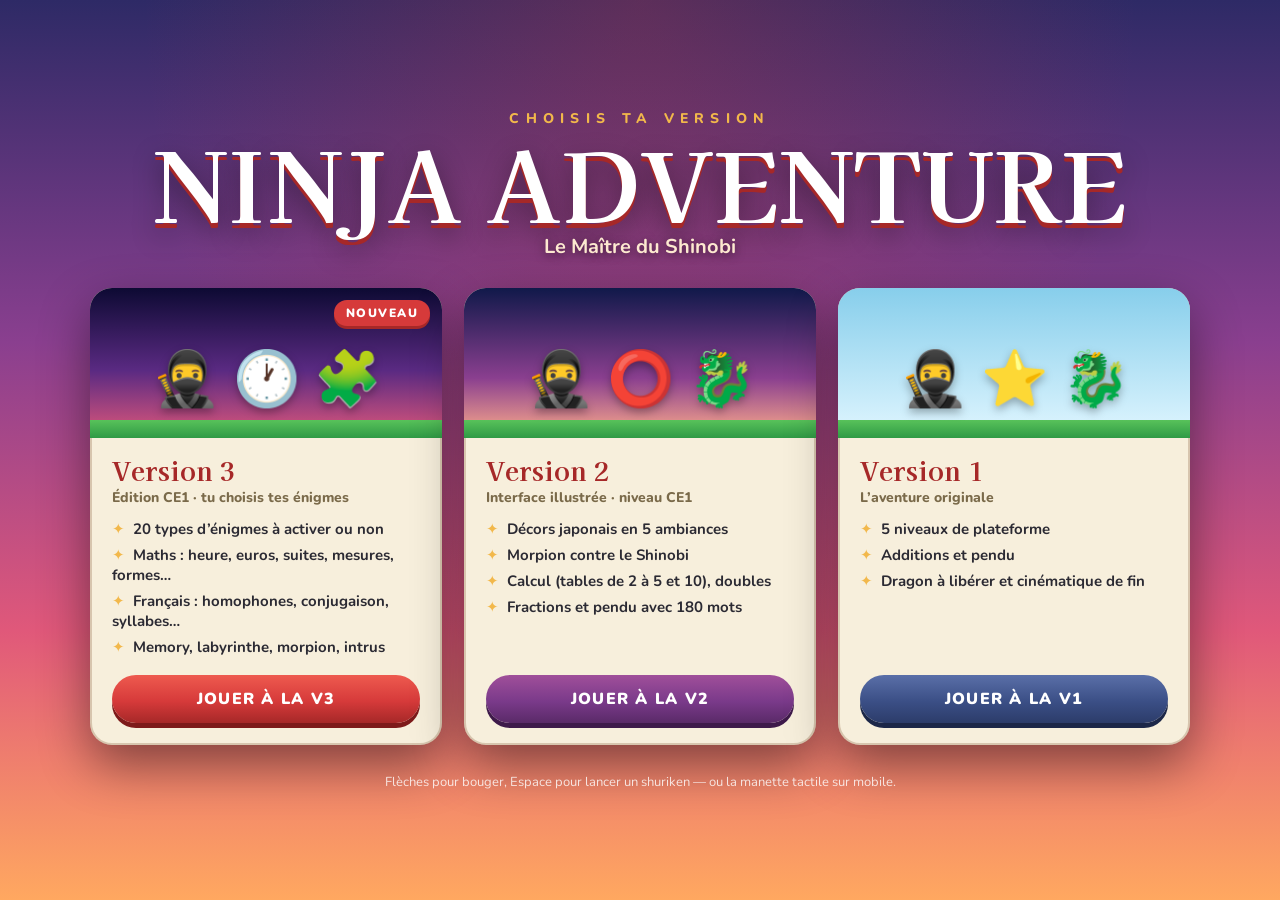
<file: index.html>
<!DOCTYPE html>
<html lang="fr">
<head>
    <meta charset="UTF-8">
    <meta name="viewport" content="width=device-width, initial-scale=1.0">
    <meta name="theme-color" content="#14161f">
    <title>Ninja Adventure — Choisis ta version</title>
    <link rel="icon" href="favicon.svg" type="image/svg+xml">
    <link rel="apple-touch-icon" href="apple-touch-icon.png">
    <link rel="preconnect" href="https://fonts.googleapis.com">
    <link rel="preconnect" href="https://fonts.gstatic.com" crossorigin>
    <link href="https://fonts.googleapis.com/css2?family=Kaisei+Decol:wght@700&family=Nunito:wght@600;700;800;900&display=swap" rel="stylesheet">
    <style>
        :root {
            --ink: #14161f; --laque: #d63a3a; --laque-d: #a62828; --gold: #f2b84b; --paper: #f7efdc; --text: #2b2a33;
            --font-title: 'Kaisei Decol', 'Hiragino Mincho ProN', 'Yu Mincho', Georgia, serif;
            --font-ui: 'Nunito', 'Avenir Next', 'Segoe UI', system-ui, -apple-system, sans-serif;
        }
        * { box-sizing: border-box; -webkit-tap-highlight-color: transparent; }
        html, body { margin: 0; min-height: 100%; }
        body {
            font-family: var(--font-ui); color: #fff; min-height: 100vh; display: flex; flex-direction: column; align-items: center; justify-content: center;
            padding: 32px 16px; background:
                radial-gradient(ellipse at 50% 0%, rgba(214, 58, 58, .28), transparent 55%),
                linear-gradient(180deg, #2e2a66 0%, #8a3f8f 38%, #e0587a 70%, #ffa860 100%);
            background-attachment: fixed;
        }
        header { text-align: center; margin-bottom: 28px; }
        .kicker { margin: 0; letter-spacing: .45em; text-transform: uppercase; font-weight: 800; color: var(--gold); font-size: clamp(11px, 2vw, 14px); }
        h1 { margin: 8px 0 6px; font: 700 clamp(44px, 11vw, 96px)/.95 var(--font-title); text-transform: uppercase; text-shadow: 0 5px 0 var(--laque-d), 0 10px 28px rgba(0, 0, 0, .45); }
        .tagline { margin: 0; font-weight: 700; font-size: clamp(15px, 2.6vw, 20px); color: #fde9d0; text-shadow: 0 2px 10px rgba(0, 0, 0, .5); }

        .versions { display: grid; grid-template-columns: repeat(auto-fit, minmax(min(260px, 100%), 1fr)); gap: 22px; width: 100%; max-width: 1100px; }
        .version {
            position: relative; display: flex; flex-direction: column; text-decoration: none; color: var(--text); border-radius: 22px; overflow: hidden;
            background: var(--paper); box-shadow: 0 20px 50px rgba(0, 0, 0, .45), inset 0 0 0 2px rgba(122, 74, 38, .25);
            transition: transform .18s, box-shadow .18s;
        }
        .version:hover, .version:focus-visible { transform: translateY(-6px); box-shadow: 0 28px 60px rgba(0, 0, 0, .55), inset 0 0 0 2px rgba(122, 74, 38, .25); outline: none; }
        .version:focus-visible { box-shadow: 0 0 0 4px var(--gold), 0 28px 60px rgba(0, 0, 0, .55); }
        .version:active { transform: translateY(-1px); }
        .art { height: 150px; display: flex; align-items: flex-end; justify-content: center; gap: 14px; padding-bottom: 14px; font-size: 54px; position: relative; overflow: hidden; }
        .art::after { content: ''; position: absolute; left: 0; right: 0; bottom: 0; height: 18px; background: linear-gradient(#58c25a, #2f9a45); }
        .art span { position: relative; z-index: 1; margin-bottom: 8px; filter: drop-shadow(0 4px 4px rgba(0, 0, 0, .3)); }
        .v3 .art { background: linear-gradient(180deg, #0d0a33, #5a2a82 55%, #e0587a); }
        .v2 .art { background: linear-gradient(180deg, #10194a, #8a3f8f 60%, #ffae8a); }
        .v1 .art { background: linear-gradient(180deg, #87ceeb, #e0f6ff); }
        .badge { position: absolute; top: 12px; right: 12px; z-index: 2; background: var(--laque); color: #fff; font-weight: 900; font-size: 12px; letter-spacing: .12em; text-transform: uppercase; padding: 5px 12px; border-radius: 999px; box-shadow: 0 3px 0 var(--laque-d); }
        .body { padding: 18px 22px 22px; display: flex; flex-direction: column; flex: 1; }
        h2 { margin: 0; font: 700 26px/1.1 var(--font-title); color: var(--laque-d); }
        .sub { margin: 4px 0 12px; font-weight: 800; font-size: 14px; color: #7a6a4a; }
        ul { margin: 0 0 18px; padding: 0; list-style: none; display: grid; gap: 6px; font-weight: 700; font-size: 15px; }
        li::before { content: '✦'; color: var(--gold); margin-right: 8px; }
        .play {
            margin-top: auto; align-self: stretch; text-align: center; padding: 13px 20px; border-radius: 999px; font-weight: 900; letter-spacing: .08em; text-transform: uppercase; color: #fff;
            background: linear-gradient(#ee5a4f, var(--laque) 55%, var(--laque-d)); box-shadow: 0 5px 0 #7d1a1a;
        }
        .v2 .play { background: linear-gradient(#a04f9a, #7a3a8a 55%, #5a2a68); box-shadow: 0 5px 0 #3e1a4a; }
        .v1 .play { background: linear-gradient(#5a6fa8, #3b4f86 55%, #2c3c6a); box-shadow: 0 5px 0 #1c2748; }
        footer { margin-top: 28px; font-size: 13px; opacity: .8; text-align: center; }

        @media (max-width: 680px) {
            .versions { max-width: 440px; }
            .art { height: 120px; font-size: 44px; }
        }
        @media (prefers-reduced-motion: reduce) { .version { transition: none; } }
    </style>
</head>
<body>
    <header>
        <p class="kicker">Choisis ta version</p>
        <h1>Ninja Adventure</h1>
        <p class="tagline">Le Maître du Shinobi</p>
    </header>

    <main class="versions">
        <a class="version v3" href="v3/">
            <span class="badge">Nouveau</span>
            <div class="art"><span>🥷</span><span>🕐</span><span>🧩</span></div>
            <div class="body">
                <h2>Version 3</h2>
                <p class="sub">Édition CE1 · tu choisis tes énigmes</p>
                <ul>
                    <li>20 types d’énigmes à activer ou non</li>
                    <li>Maths : heure, euros, suites, mesures, formes…</li>
                    <li>Français : homophones, conjugaison, syllabes…</li>
                    <li>Memory, labyrinthe, morpion, intrus</li>
                </ul>
                <span class="play">Jouer à la V3</span>
            </div>
        </a>

        <a class="version v2" href="v2/">
            <div class="art"><span>🥷</span><span>⭕</span><span>🐉</span></div>
            <div class="body">
                <h2>Version 2</h2>
                <p class="sub">Interface illustrée · niveau CE1</p>
                <ul>
                    <li>Décors japonais en 5 ambiances</li>
                    <li>Morpion contre le Shinobi</li>
                    <li>Calcul (tables de 2 à 5 et 10), doubles</li>
                    <li>Fractions et pendu avec 180 mots</li>
                </ul>
                <span class="play">Jouer à la V2</span>
            </div>
        </a>

        <a class="version v1" href="v1/">
            <div class="art"><span>🥷</span><span>⭐</span><span>🐉</span></div>
            <div class="body">
                <h2>Version 1</h2>
                <p class="sub">L’aventure originale</p>
                <ul>
                    <li>5 niveaux de plateforme</li>
                    <li>Additions et pendu</li>
                    <li>Dragon à libérer et cinématique de fin</li>
                </ul>
                <span class="play">Jouer à la V1</span>
            </div>
        </a>
    </main>

    <footer>Flèches pour bouger, Espace pour lancer un shuriken — ou la manette tactile sur mobile.</footer>
</body>
</html>
</file>
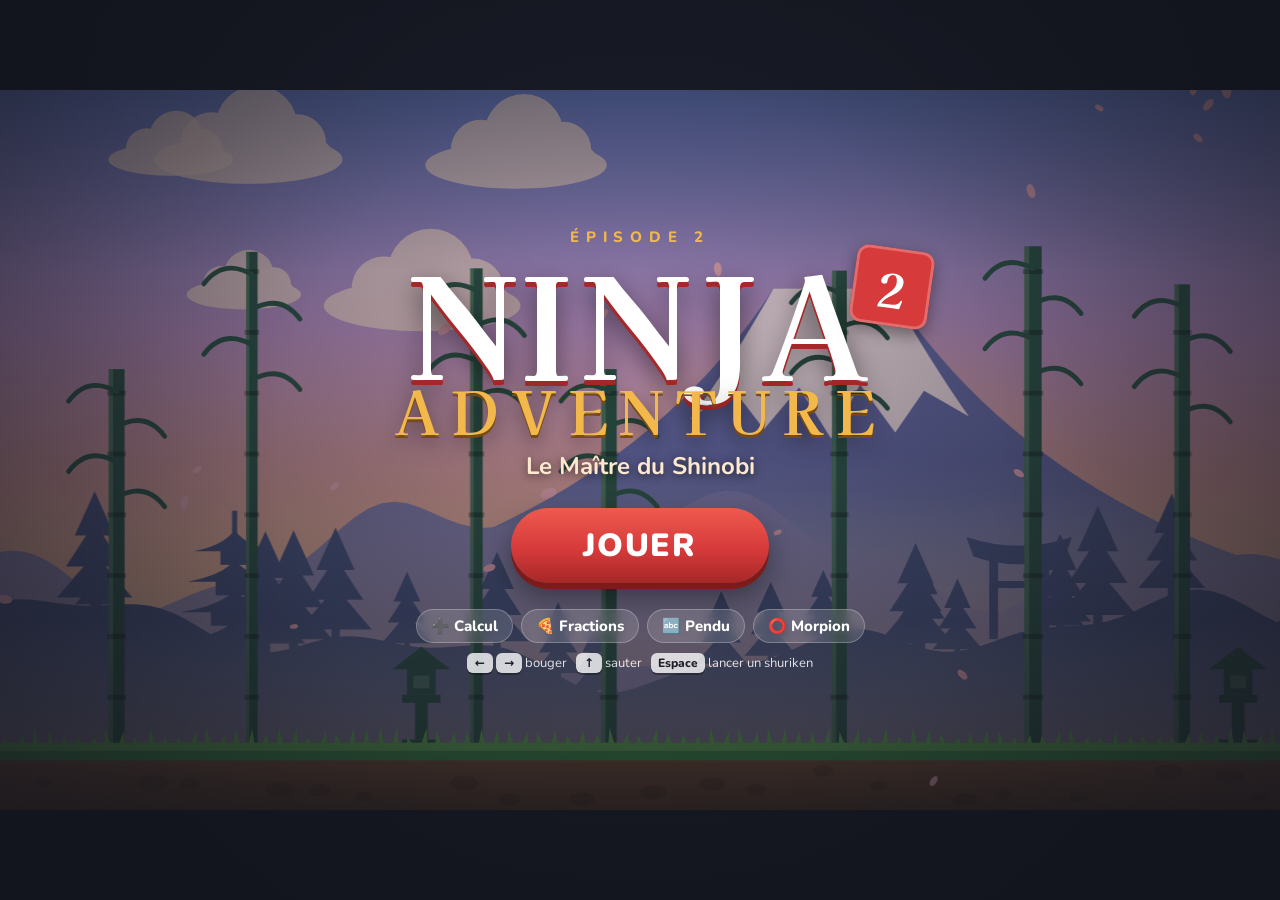
<file: v2/index.html>
<!DOCTYPE html>
<html lang="fr">
<head>
    <meta charset="UTF-8">
    <meta name="viewport" content="width=device-width, initial-scale=1.0, maximum-scale=1.0, user-scalable=no, viewport-fit=cover">
    <meta name="theme-color" content="#14161f">
    <title>Ninja Adventure 2</title>
    <link rel="icon" href="../favicon.svg" type="image/svg+xml">
    <link rel="apple-touch-icon" href="../apple-touch-icon.png">
    <link rel="preconnect" href="https://fonts.googleapis.com">
    <link rel="preconnect" href="https://fonts.gstatic.com" crossorigin>
    <link href="https://fonts.googleapis.com/css2?family=Kaisei+Decol:wght@700&family=Nunito:wght@600;700;800;900&display=swap" rel="stylesheet">
    <link rel="stylesheet" href="css/style.css?v=2.2">
</head>
<body>

<!-- Dégradés partagés par les lanternes de vie -->
<svg width="0" height="0" style="position:absolute" aria-hidden="true">
    <defs>
        <radialGradient id="lantern-grad" cx="50%" cy="40%" r="65%">
            <stop offset="0" stop-color="#ffb35c"/><stop offset="0.55" stop-color="#e5483c"/><stop offset="1" stop-color="#9c1f26"/>
        </radialGradient>
    </defs>
</svg>

<div id="game">
    <canvas id="gameCanvas"></canvas>
    <div id="flash"></div>

    <!-- Zone cadrée sur le canvas (cinématique) -->
    <div id="stage">
        <section id="final-cinematic" class="hidden">
            <div id="cine-friend-cage" class="cine-actor">
                <div id="cine-cage">⛓️</div>
                <div id="cine-friend">🥷</div>
                <span class="cine-tag">AMI</span>
            </div>
            <div id="cine-royalty" class="cine-actor">
                <div><span class="cine-tag gold">ROI</span>👑</div>
                <div><span class="cine-tag pink">REINE</span>👸</div>
            </div>
            <div id="cine-villagers" class="cine-actor">
                <div><span class="villager">👨‍🌾</span><span class="villager">👩‍🌾</span></div>
                <div><span class="villager">👨‍🎨</span><span class="villager">👩‍🍳</span></div>
            </div>
            <div id="cine-hero" class="cine-actor">🥷</div>
            <div id="cine-overlay">
                <div id="final-card" class="card">
                    <h2>Victoire totale</h2>
                    <p>Le village est en paix !</p>
                    <div id="final-gift">🎁</div>
                    <button id="btn-replay" class="btn btn-primary">Rejouer</button>
                </div>
            </div>
        </section>
    </div>

    <!-- Transition shuriken -->
    <div id="shuriken-transition">
        <svg width="100" height="100" viewBox="0 0 100 100"><path fill="#14161f" d="M50 0 L60 40 L100 50 L60 60 L50 100 L40 60 L0 50 L40 40 Z"/><circle cx="50" cy="50" r="8" fill="#fff"/></svg>
    </div>

    <!-- Écran titre -->
    <section id="start-screen" class="screen">
        <div class="title-wrap">
            <p class="kicker">Épisode 2</p>
            <h1 class="logo"><span class="logo-1">Ninja</span><span class="logo-2">Adventure</span><i class="hanko">2</i></h1>
            <p class="tagline">Le Maître du Shinobi</p>
            <button id="btn-play" class="btn btn-primary btn-xl">Jouer</button>
            <ul class="chips">
                <li>➕ Calcul</li><li>🍕 Fractions</li><li>🔤 Pendu</li><li>⭕ Morpion</li>
            </ul>
            <p class="help"><kbd>←</kbd> <kbd>→</kbd> bouger &nbsp; <kbd>↑</kbd> sauter &nbsp; <kbd>Espace</kbd> lancer un shuriken</p>
        </div>
    </section>

    <!-- HUD -->
    <header id="hud" class="hidden">
        <div class="hud-left">
            <div id="lives" class="glass" aria-label="Vies"></div>
            <div class="glass chip-level">Niveau <b id="level-val">1</b><span>/ 5</span></div>
        </div>
        <div class="hud-center glass">
            <div class="progress"><div id="score-fill"></div></div>
            <div class="progress-row"><span id="objective">Gagne 100 points pour libérer le dragon</span><b><span id="score-val">0</span> / 100</b></div>
        </div>
        <div class="hud-right">
            <button id="btn-mute" class="icon-btn glass" aria-label="Son">🔊</button>
            <button id="toggle-controls-btn" class="icon-btn glass" aria-label="Manette">🎮</button>
        </div>
    </header>

    <div id="banner"><h3 id="banner-title"></h3><p id="banner-sub"></p></div>

    <!-- Fenêtre d'énigme -->
    <div id="modal" class="screen hidden">
        <div id="modal-card" class="card scroll-card">
            <div class="card-head">
                <span id="modal-icon" class="card-icon"></span>
                <h2 id="modal-title"></h2>
                <p id="modal-sub"></p>
            </div>
            <div id="modal-body"></div>
        </div>
    </div>

    <!-- Game over -->
    <section id="gameover" class="screen hidden">
        <div class="card">
            <h2>Le ninja est tombé…</h2>
            <p>Un vrai shinobi ne renonce jamais !</p>
            <button id="btn-retry" class="btn btn-primary">Réessayer</button>
        </div>
    </section>

    <!-- Contrôles tactiles -->
    <div id="mobile-controls">
        <div class="pad-group">
            <button id="btn-left" class="pad-btn" aria-label="Gauche">◀</button>
            <button id="btn-right" class="pad-btn" aria-label="Droite">▶</button>
        </div>
        <div class="pad-group">
            <button id="btn-jump" class="pad-btn pad-round blue" aria-label="Sauter">▲</button>
            <button id="btn-shoot" class="pad-btn pad-round red" aria-label="Lancer">✴</button>
        </div>
    </div>
</div>

<script src="js/config.js?v=2.2"></script>
<script src="js/audio.js?v=2.2"></script>
<script src="js/render.js?v=2.2"></script>
<script src="js/entities.js?v=2.2"></script>
<script src="js/ui.js?v=2.2"></script>
<script src="js/puzzles/math.js?v=2.2"></script>
<script src="js/puzzles/fractions.js?v=2.2"></script>
<script src="js/puzzles/hangman.js?v=2.2"></script>
<script src="js/puzzles/tictactoe.js?v=2.2"></script>
<script src="js/puzzles/manager.js?v=2.2"></script>
<script src="js/cinematic.js?v=2.2"></script>
<script src="js/main.js?v=2.2"></script>
</body>
</html>
</file>
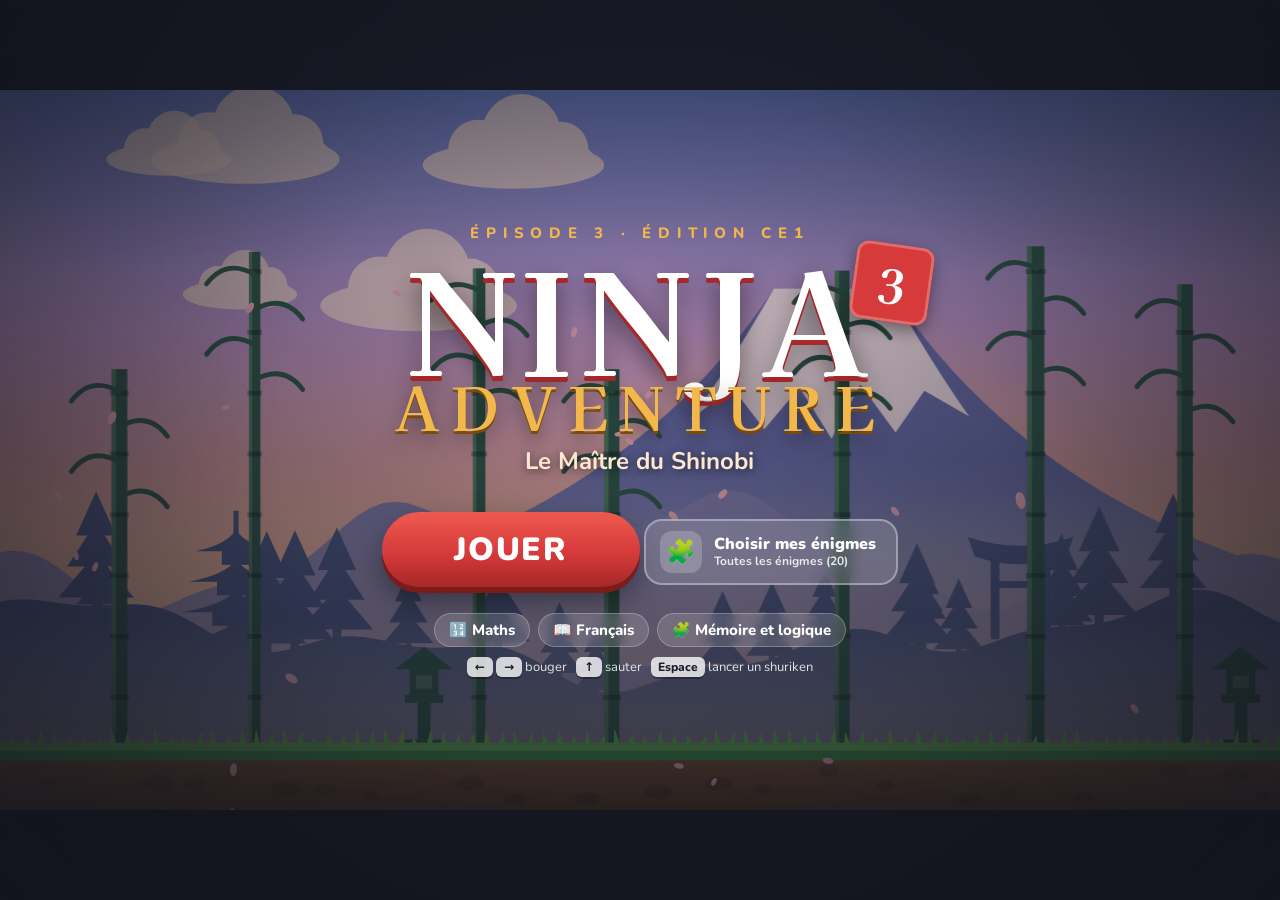
<file: v3/index.html>
<!DOCTYPE html>
<html lang="fr">
<head>
    <meta charset="UTF-8">
    <meta name="viewport" content="width=device-width, initial-scale=1.0, maximum-scale=1.0, user-scalable=no, viewport-fit=cover">
    <meta name="theme-color" content="#14161f">
    <title>Ninja Adventure 3</title>
    <link rel="icon" href="../favicon.svg" type="image/svg+xml">
    <link rel="apple-touch-icon" href="../apple-touch-icon.png">
    <link rel="preconnect" href="https://fonts.googleapis.com">
    <link rel="preconnect" href="https://fonts.gstatic.com" crossorigin>
    <link href="https://fonts.googleapis.com/css2?family=Kaisei+Decol:wght@700&family=Nunito:wght@600;700;800;900&display=swap" rel="stylesheet">
    <link rel="stylesheet" href="css/style.css?v=3.3">
</head>
<body>

<!-- Dégradés partagés par les lanternes de vie -->
<svg width="0" height="0" style="position:absolute" aria-hidden="true">
    <defs>
        <radialGradient id="lantern-grad" cx="50%" cy="40%" r="65%">
            <stop offset="0" stop-color="#ffb35c"/><stop offset="0.55" stop-color="#e5483c"/><stop offset="1" stop-color="#9c1f26"/>
        </radialGradient>
    </defs>
</svg>

<div id="game">
    <canvas id="gameCanvas"></canvas>
    <div id="flash"></div>

    <!-- Zone cadrée sur le canvas (cinématique) -->
    <div id="stage">
        <section id="final-cinematic" class="hidden">
            <div id="cine-cam"><div id="cine-world"></div><div id="cine-fx"></div></div>
            <div id="cine-tint"></div>
            <div id="cine-glow"></div>
            <div id="cine-balloon" class="hidden"><span id="cine-name"></span><div id="cine-text"></div><span id="cine-next">▶</span></div>
            <div id="cine-hint">Touche l’écran, Entrée ou Espace pour continuer</div>
            <div class="cine-bar top"></div><div class="cine-bar bottom"></div>
            <div id="cine-caption"></div>
            <button id="cine-skip" type="button">Passer ▶▶</button>
            <div id="cine-flash"></div>
            <div id="cine-fade"></div>
            <div id="cine-end">
                <div class="end-stars"></div>
                <div class="end-eyes"><i></i><i></i></div>
                <p class="end-bravo">★ Bravo, tu as terminé les 5 niveaux ! ★</p>
                <h2 class="end-title">À suivre…</h2>
                <p class="end-sub">Ninja Adventure 4</p>
                <p class="end-soon">Bientôt</p>
                <div class="end-seals" aria-label="Un sceau brisé, six sceaux encore intacts">
                    <span class="end-seal broken">封</span><span class="end-seal" style="--d:.1s">封</span><span class="end-seal" style="--d:.4s">封</span><span class="end-seal" style="--d:.7s">封</span>
                    <span class="end-seal" style="--d:1s">封</span><span class="end-seal" style="--d:1.3s">封</span><span class="end-seal" style="--d:1.6s">封</span>
                </div>
                <p class="end-line">Un sceau est brisé… Six autres attendent Kaito.</p>
                <div class="end-actions">
                    <button id="btn-replay" class="btn btn-primary">Rejouer</button>
                    <button id="btn-again" class="btn-ghost">Revoir l’histoire</button>
                </div>
            </div>
        </section>
    </div>

    <!-- Transition shuriken -->
    <div id="shuriken-transition">
        <svg width="100" height="100" viewBox="0 0 100 100"><path fill="#14161f" d="M50 0 L60 40 L100 50 L60 60 L50 100 L40 60 L0 50 L40 40 Z"/><circle cx="50" cy="50" r="8" fill="#fff"/></svg>
    </div>

    <!-- Écran titre -->
    <section id="start-screen" class="screen">
        <div class="title-wrap">
            <p class="kicker">Épisode 3 · Édition CE1</p>
            <h1 class="logo"><span class="logo-1">Ninja</span><span class="logo-2">Adventure</span><i class="hanko">3</i></h1>
            <p class="tagline">Le Maître du Shinobi</p>
            <button id="btn-play" class="btn btn-primary btn-xl">Jouer</button>
            <button id="btn-setup" class="btn-setup"><span class="btn-setup-ico">🧩</span><span class="btn-setup-txt"><b>Choisir mes énigmes</b><small id="setup-summary"></small></span></button>
            <ul class="chips">
                <li>🔢 Maths</li><li>📖 Français</li><li>🧩 Mémoire et logique</li>
            </ul>
            <p class="help"><kbd>←</kbd> <kbd>→</kbd> bouger &nbsp; <kbd>↑</kbd> sauter &nbsp; <kbd>Espace</kbd> lancer un shuriken</p>
        </div>
    </section>

    <!-- Menu de départ : choix des types d'énigmes -->
    <section id="setup-screen" class="screen scrollable hidden">
        <div class="setup-wrap">
            <h2 class="setup-title">Choisis tes énigmes</h2>
            <p class="setup-sub">Coche les types d’énigmes qui apparaîtront pendant la partie. Ton choix est mémorisé pour les prochaines parties.</p>
            <div class="setup-actions">
                <button class="btn-mini" id="setup-all">Tout cocher</button>
                <button class="btn-mini" id="setup-none">Tout décocher</button>
            </div>
            <div id="setup-groups"></div>
        </div>
        <div class="setup-foot">
            <span id="setup-count"></span>
            <button class="btn btn-primary" id="setup-done">Valider</button>
        </div>
    </section>

    <!-- HUD -->
    <header id="hud" class="hidden">
        <div class="hud-left">
            <div id="lives" class="glass" aria-label="Vies"></div>
            <div class="glass chip-level">Niveau <b id="level-val">1</b><span>/ 5</span></div>
        </div>
        <div class="hud-center glass">
            <div class="progress"><div id="score-fill"></div></div>
            <div class="progress-row"><span id="objective">Gagne 100 points pour libérer le dragon</span><b><span id="score-val">0</span> / 100</b></div>
        </div>
        <div class="hud-right">
            <button id="btn-mute" class="icon-btn glass" aria-label="Son">🔊</button>
            <button id="toggle-controls-btn" class="icon-btn glass" aria-label="Manette">🎮</button>
        </div>
    </header>

    <div id="banner"><h3 id="banner-title"></h3><p id="banner-sub"></p></div>

    <!-- Fenêtre d'énigme -->
    <div id="modal" class="screen hidden">
        <div id="modal-card" class="card scroll-card">
            <div class="card-head">
                <span id="modal-icon" class="card-icon"></span>
                <h2 id="modal-title"></h2>
                <p id="modal-sub"></p>
            </div>
            <div id="modal-body"></div>
        </div>
    </div>

    <!-- Game over -->
    <section id="gameover" class="screen hidden">
        <div class="card">
            <h2>Le ninja est tombé…</h2>
            <p>Un vrai shinobi ne renonce jamais !</p>
            <button id="btn-retry" class="btn btn-primary">Réessayer</button>
            <button id="btn-menu" class="btn-ghost dark">Menu principal</button>
        </div>
    </section>

    <!-- Contrôles tactiles -->
    <div id="mobile-controls">
        <div class="pad-group">
            <button id="btn-left" class="pad-btn" aria-label="Gauche">◀</button>
            <button id="btn-right" class="pad-btn" aria-label="Droite">▶</button>
        </div>
        <div class="pad-group">
            <button id="btn-jump" class="pad-btn pad-round blue" aria-label="Sauter">▲</button>
            <button id="btn-shoot" class="pad-btn pad-round red" aria-label="Lancer">✴</button>
        </div>
    </div>
</div>

<script src="js/config.js?v=3.3"></script>
<script src="js/audio.js?v=3.3"></script>
<script src="js/render.js?v=3.3"></script>
<script src="js/entities.js?v=3.3"></script>
<script src="js/ui.js?v=3.3"></script>
<script src="js/puzzles/common.js?v=3.3"></script>
<script src="js/puzzles/math.js?v=3.3"></script>
<script src="js/puzzles/fractions.js?v=3.3"></script>
<script src="js/puzzles/clock.js?v=3.3"></script>
<script src="js/puzzles/money.js?v=3.3"></script>
<script src="js/puzzles/sequence.js?v=3.3"></script>
<script src="js/puzzles/compare.js?v=3.3"></script>
<script src="js/puzzles/tens.js?v=3.3"></script>
<script src="js/puzzles/length.js?v=3.3"></script>
<script src="js/puzzles/shapes.js?v=3.3"></script>
<script src="js/puzzles/hangman.js?v=3.3"></script>
<script src="js/puzzles/scramble.js?v=3.3"></script>
<script src="js/puzzles/missing.js?v=3.3"></script>
<script src="js/puzzles/homophones.js?v=3.3"></script>
<script src="js/puzzles/plural.js?v=3.3"></script>
<script src="js/puzzles/conjugation.js?v=3.3"></script>
<script src="js/puzzles/syllables.js?v=3.3"></script>
<script src="js/puzzles/tictactoe.js?v=3.3"></script>
<script src="js/puzzles/memory.js?v=3.3"></script>
<script src="js/puzzles/maze.js?v=3.3"></script>
<script src="js/puzzles/odd.js?v=3.3"></script>
<script src="js/puzzles/registry.js?v=3.3"></script>
<script src="js/puzzles/manager.js?v=3.3"></script>
<script src="js/cine-art.js?v=3.3"></script>
<script src="js/cinematic.js?v=3.3"></script>
<script src="js/main.js?v=3.3"></script>
</body>
</html>
</file>
<file: v2/css/style.css>
/* ============================================================
   Ninja Adventure 2 — design system
   ============================================================ */
:root {
    --ink: #14161f;
    --ink-2: #232738;
    --laque: #d63a3a;
    --laque-d: #a62828;
    --gold: #f2b84b;
    --gold-d: #c98c1e;
    --paper: #f7efdc;
    --paper-2: #efe2c3;
    --indigo: #2f3a74;
    --green: #3fa34d;
    --text: #2b2a33;
    --font-title: 'Kaisei Decol', 'Hiragino Mincho ProN', 'Yu Mincho', Georgia, serif;
    --font-ui: 'Nunito', 'Avenir Next', 'Segoe UI', system-ui, -apple-system, sans-serif;
}

* { box-sizing: border-box; -webkit-tap-highlight-color: transparent; }
html, body {
    margin: 0; height: 100%; overflow: hidden; background: var(--ink); color: #fff;
    font-family: var(--font-ui); -webkit-user-select: none; user-select: none;
    -webkit-touch-callout: none; touch-action: none;
}
button { font-family: inherit; cursor: pointer; }
.hidden { display: none !important; }

#game {
    position: relative; width: 100vw; height: 100vh; height: 100dvh;
    display: flex; align-items: center; justify-content: center;
    background: radial-gradient(circle at 50% 40%, #232738, #0b0d14);
    overflow: hidden;
}
canvas { display: block; }

#stage {
    position: absolute; left: 50%; top: 50%; transform: translate(-50%, -50%);
    overflow: hidden; pointer-events: none; z-index: 30;
}

.screen {
    position: absolute; inset: 0; z-index: 50; display: flex; align-items: center; justify-content: center; padding: 16px;
}

/* ---------- Boutons ---------- */
.btn {
    border: 0; border-radius: 999px; padding: 14px 34px; font-weight: 900; font-size: 20px; letter-spacing: .06em;
    text-transform: uppercase; color: #fff; transition: transform .12s, box-shadow .12s, filter .12s;
}
.btn-primary {
    background: linear-gradient(#ee5a4f, var(--laque) 55%, var(--laque-d));
    box-shadow: 0 6px 0 #7d1a1a, 0 14px 30px rgba(0, 0, 0, .4);
}
.btn-primary:hover { transform: translateY(-2px); filter: brightness(1.08); }
.btn-primary:active { transform: translateY(4px); box-shadow: 0 2px 0 #7d1a1a, 0 6px 14px rgba(0, 0, 0, .4); }
.btn-xl { font-size: clamp(22px, 4vw, 32px); padding: 16px clamp(36px, 8vw, 72px); animation: pulse-btn 2s ease-in-out infinite; }

/* ---------- Écran titre ---------- */
#start-screen {
    background: radial-gradient(ellipse at 50% 45%, rgba(20, 22, 31, .15) 0%, rgba(20, 22, 31, .72) 100%),
                linear-gradient(180deg, rgba(20, 22, 31, .35), rgba(20, 22, 31, 0) 30%, rgba(20, 22, 31, .5));
}
.title-wrap { text-align: center; max-width: 760px; animation: rise .8s ease both; }
.kicker { margin: 0; letter-spacing: .45em; text-transform: uppercase; font-weight: 800; color: var(--gold); font-size: clamp(11px, 2vw, 15px); }
.logo { margin: 8px 0 6px; font-family: var(--font-title); line-height: .92; text-transform: uppercase; position: relative; display: inline-block; font-weight: 700; }
.logo-1 { display: block; font-size: clamp(56px, 14vw, 140px); color: #fff; letter-spacing: .02em; text-shadow: 0 5px 0 var(--laque-d), 0 10px 28px rgba(0, 0, 0, .55); }
.logo-2 { display: block; font-size: clamp(22px, 5.6vw, 58px); color: var(--gold); letter-spacing: .2em; text-shadow: 0 3px 0 #7a4a10, 0 8px 20px rgba(0, 0, 0, .5); }
.hanko {
    position: absolute; right: -9%; top: -4%; width: clamp(42px, 8vw, 78px); height: clamp(42px, 8vw, 78px); border-radius: 12px;
    background: var(--laque); color: #fff; font: 700 clamp(26px, 5vw, 48px)/1 var(--font-title); display: grid; place-items: center;
    transform: rotate(8deg); box-shadow: 0 6px 16px rgba(0, 0, 0, .4), inset 0 0 0 3px rgba(255, 255, 255, .25); font-style: normal; text-transform: none;
}
.tagline { margin: 6px 0 clamp(14px, 3vh, 26px); font-size: clamp(15px, 2.8vw, 24px); color: #fde9d0; text-shadow: 0 2px 10px rgba(0, 0, 0, .6); font-weight: 700; }
.chips { list-style: none; display: flex; flex-wrap: wrap; gap: 8px; justify-content: center; padding: 0; margin: clamp(14px, 3vh, 26px) 0 10px; }
.chips li { padding: 6px 14px; border-radius: 999px; font-weight: 800; font-size: clamp(12px, 2vw, 15px); background: rgba(255, 255, 255, .14); border: 1px solid rgba(255, 255, 255, .25); backdrop-filter: blur(6px); }
.help { font-size: 13px; opacity: .85; margin: 6px 0 0; }
kbd { display: inline-block; min-width: 26px; padding: 2px 7px; border-radius: 6px; background: rgba(255, 255, 255, .92); color: var(--ink); font: 800 12px var(--font-ui); box-shadow: 0 2px 0 rgba(0, 0, 0, .35); }
@media (pointer: coarse) { .help { display: none; } }

/* ---------- HUD ---------- */
.glass {
    background: rgba(20, 22, 31, .5); -webkit-backdrop-filter: blur(10px); backdrop-filter: blur(10px);
    border: 1px solid rgba(255, 255, 255, .16); border-radius: 16px; box-shadow: 0 6px 20px rgba(0, 0, 0, .25);
}
#hud {
    position: absolute; top: max(10px, env(safe-area-inset-top)); left: max(12px, env(safe-area-inset-left)); right: max(12px, env(safe-area-inset-right));
    display: flex; justify-content: space-between; align-items: flex-start; gap: 12px; z-index: 20; pointer-events: none;
}
.hud-left { display: flex; flex-direction: column; align-items: flex-start; gap: 8px; }
#lives { display: flex; gap: 6px; padding: 6px 12px; }
.life { width: 22px; height: 31px; transition: all .3s; filter: drop-shadow(0 0 6px rgba(255, 150, 60, .55)); }
.life.off { filter: grayscale(1) brightness(.45); opacity: .55; transform: scale(.82); }
.lantern { width: 100%; height: 100%; display: block; }
.chip-level { padding: 6px 14px; font-weight: 800; font-size: 14px; }
.chip-level b { font: 700 20px var(--font-title); color: var(--gold); margin: 0 3px 0 6px; }
.chip-level span { opacity: .6; }
.hud-center { flex: 1; max-width: 460px; padding: 9px 14px; min-width: 0; transition: box-shadow .4s; }
#hud.boss .hud-center { box-shadow: 0 0 0 2px var(--laque), 0 0 26px rgba(214, 58, 58, .65); }
.progress { height: 12px; border-radius: 99px; background: rgba(255, 255, 255, .16); overflow: hidden; }
#score-fill { height: 100%; width: 0; border-radius: 99px; background: linear-gradient(90deg, var(--gold), #ffdf8a); transition: width .4s; }
.progress.full #score-fill { background: linear-gradient(90deg, var(--laque), #ff8a5c); }
.progress-row { display: flex; justify-content: space-between; gap: 10px; font-size: 12px; font-weight: 700; margin-top: 6px; }
#objective { white-space: nowrap; overflow: hidden; text-overflow: ellipsis; min-width: 0; opacity: .9; }
.progress-row b { white-space: nowrap; color: var(--gold); }
.hud-right { display: flex; gap: 8px; pointer-events: auto; }
.icon-btn { width: 46px; height: 46px; font-size: 21px; color: #fff; display: grid; place-items: center; padding: 0; transition: background .2s, transform .1s; }
.icon-btn:active { transform: scale(.92); }
.icon-btn.active { background: rgba(214, 58, 58, .7); }

#banner { position: absolute; top: 24%; left: 0; right: 0; text-align: center; z-index: 25; pointer-events: none; opacity: 0; }
#banner.show { animation: banner 2.8s ease both; }
#banner h3 { margin: 0; font: 700 clamp(34px, 8vw, 68px)/1 var(--font-title); text-shadow: 0 4px 0 var(--laque-d), 0 8px 24px rgba(0, 0, 0, .55); }
#banner p { margin: 8px 0 0; color: var(--gold); letter-spacing: .25em; text-transform: uppercase; font-weight: 800; font-size: clamp(11px, 2.4vw, 17px); text-shadow: 0 2px 8px rgba(0, 0, 0, .6); }

#flash { position: absolute; inset: 0; pointer-events: none; opacity: 0; z-index: 35; }
#flash.on.red { background: radial-gradient(circle, rgba(214, 58, 58, 0) 35%, rgba(214, 58, 58, .6)); animation: flash .55s ease-out; }

/* ---------- Cartes / parchemin ---------- */
.card {
    position: relative; width: 100%; max-width: min(94vw, 460px); text-align: center; color: var(--text);
    background: linear-gradient(180deg, var(--paper), var(--paper-2)); border-radius: 18px; padding: 22px 22px 24px;
    box-shadow: 0 24px 70px rgba(0, 0, 0, .6), inset 0 0 0 2px rgba(122, 74, 38, .25), inset 0 0 44px rgba(180, 140, 80, .28);
    animation: unroll .45s cubic-bezier(.2, .9, .3, 1.15) both;
}
.card h2 { margin: 0; font: 700 26px/1.1 var(--font-title); color: var(--laque-d); }
.card p { margin: 6px 0 0; }
.scroll-card::before, .scroll-card::after {
    content: ''; position: absolute; left: -12px; right: -12px; height: 18px; border-radius: 10px;
    background: linear-gradient(180deg, #a7733f, #6b4423 60%, #4d2f17); box-shadow: 0 5px 10px rgba(0, 0, 0, .4);
}
.scroll-card::before { top: -11px; }
.scroll-card::after { bottom: -11px; }
.card.ok { box-shadow: 0 24px 70px rgba(0, 0, 0, .6), 0 0 0 4px #3fb866, 0 0 40px rgba(63, 184, 102, .65), inset 0 0 44px rgba(180, 140, 80, .28); }
.card.ko { animation: shake .45s both; box-shadow: 0 24px 70px rgba(0, 0, 0, .6), 0 0 0 4px var(--laque), 0 0 40px rgba(214, 58, 58, .6), inset 0 0 44px rgba(180, 140, 80, .28); }

#modal { background: rgba(10, 12, 22, .72); -webkit-backdrop-filter: blur(4px); backdrop-filter: blur(4px); z-index: 60; }
.card-head { margin-bottom: 10px; }
.card-icon { display: inline-grid; place-items: center; width: 52px; height: 52px; font-size: 28px; border-radius: 50%; background: #fff; box-shadow: 0 3px 0 #c9b78a, inset 0 0 0 2px rgba(122, 74, 38, .2); margin-bottom: 6px; }
#modal-sub { font-size: 14px; font-weight: 700; color: #7a6a4a; }

.question {
    font: 900 32px/1.2 var(--font-ui); margin: 12px 0; padding: 10px 12px; color: var(--ink);
    background: rgba(242, 184, 75, .2); border: 2px dashed rgba(122, 74, 38, .38); border-radius: 14px;
}
.question.small { font-size: 18px; font-weight: 800; padding: 8px 10px; }
.question .eq { color: var(--laque); }
.legend { margin-left: 8px; color: #6b5a3a; font-size: 14px; }
.legend svg { width: 22px; height: 22px; vertical-align: middle; }
.answer-box {
    height: 58px; margin: 0 auto 6px; width: 60%; display: flex; align-items: center; justify-content: center;
    font: 900 40px var(--font-ui); color: var(--laque); border-bottom: 4px solid rgba(122, 74, 38, .28);
}
.answer-box::after { content: ''; width: 3px; height: 34px; background: var(--laque); margin-left: 3px; animation: blink 1s steps(2) infinite; }
.feedback { min-height: 26px; margin: 6px 0; font-weight: 800; font-size: 17px; color: var(--ink); }
.card.ok .feedback { color: #2e8b57; }
.card.ko .feedback { color: var(--laque-d); }

.numpad { display: grid; grid-template-columns: repeat(3, 1fr); gap: 8px; }
.key {
    min-height: 54px; border: 0; border-radius: 14px; font: 900 24px var(--font-ui); color: var(--text);
    background: linear-gradient(#fff, #f1e6cc); box-shadow: 0 4px 0 #c9b78a, 0 7px 10px rgba(0, 0, 0, .14); transition: transform .08s, box-shadow .08s;
}
.key:active { transform: translateY(3px); box-shadow: 0 1px 0 #c9b78a; }
.key-del { background: linear-gradient(#ffe0dc, #f6b7b0); box-shadow: 0 4px 0 #cf8a84, 0 7px 10px rgba(0, 0, 0, .14); color: var(--laque-d); }
.key-ok { background: linear-gradient(#58c46f, #2f9a4a); box-shadow: 0 4px 0 #1f6e34, 0 7px 10px rgba(0, 0, 0, .14); color: #fff; }

.fig-wrap { display: flex; justify-content: center; margin: 8px 0 4px; }
.fig-pie { width: 150px; height: 150px; }
.fig-bar { width: 260px; height: auto; }
.choices { display: grid; grid-template-columns: 1fr 1fr; gap: 10px; margin-top: 6px; }
.choice {
    min-height: 74px; border: 0; border-radius: 16px; font-size: 28px; color: var(--ink); font-weight: 900;
    background: linear-gradient(#fff, #f1e6cc); box-shadow: 0 4px 0 #c9b78a, 0 7px 10px rgba(0, 0, 0, .14); transition: transform .08s;
}
.choice:active { transform: translateY(3px); }
.choice.right { background: linear-gradient(#7ee09a, #3fb866); color: #fff; box-shadow: 0 4px 0 #1f6e34; }
.choice.wrong { background: linear-gradient(#ff9b94, #e5534b); color: #fff; box-shadow: 0 4px 0 #8f2a25; animation: shake .4s; }
.frac { display: inline-flex; flex-direction: column; align-items: center; vertical-align: middle; line-height: 1.05; font-weight: 900; }
.frac-n { padding: 0 8px 3px; border-bottom: 3px solid currentColor; }
.frac-d { padding-top: 3px; }
.hintfrac { display: block; margin-top: 6px; font-size: 14px; font-weight: 700; color: #7a6a4a; }
.hintfrac .frac { font-size: 14px; }

/* Pendu */
.hint-line { margin: 6px 0; font-weight: 700; color: #6b5a3a; }
.hint-line b { color: var(--indigo); }
.word { display: flex; flex-wrap: wrap; justify-content: center; gap: 6px; margin: 8px 0; }
.tile {
    width: clamp(24px, 7.4vw, 36px); height: clamp(34px, 9vw, 46px); display: flex; align-items: center; justify-content: center;
    font: 900 clamp(20px, 5.6vw, 30px) var(--font-ui); color: var(--ink); background: rgba(255, 255, 255, .55);
    border-bottom: 4px solid var(--ink-2); border-radius: 8px 8px 2px 2px;
}
.tile.found { color: #2e8b57; animation: pop .3s; }
.tile.missed { color: var(--laque); }
.errors { display: flex; align-items: center; justify-content: center; gap: 5px; font-size: 13px; font-weight: 800; color: #7a6a4a; }
.errors i { width: 10px; height: 10px; border-radius: 50%; background: rgba(0, 0, 0, .15); transition: background .2s; }
.errors i.on { background: var(--laque); }
.errors span { margin-left: 6px; }
.kbd { display: flex; flex-direction: column; gap: 6px; margin-top: 4px; }
.kbd-row { display: flex; justify-content: center; gap: 5px; }
.kkey {
    flex: 0 0 calc((100% - 45px) / 10); max-width: 42px; height: clamp(34px, 9vw, 42px); border: 0; border-radius: 9px;
    font: 900 16px var(--font-ui); color: var(--text); background: linear-gradient(#fff, #f1e6cc); box-shadow: 0 3px 0 #c9b78a; padding: 0;
}
.kkey:active:not(:disabled) { transform: translateY(2px); box-shadow: 0 1px 0 #c9b78a; }
.kkey:disabled { cursor: default; }
.kkey.hit { background: linear-gradient(#7ee09a, #3fb866); color: #fff; box-shadow: 0 3px 0 #1f6e34; }
.kkey.miss { background: #d8cdb0; color: #9c8f70; box-shadow: none; opacity: .7; }

/* Morpion */
.ttt { --cell: clamp(64px, 20vw, 92px); display: grid; grid-template-columns: repeat(3, var(--cell)); gap: 8px; justify-content: center; margin: 10px 0 4px; }
.cell {
    width: var(--cell); height: var(--cell); border: 0; border-radius: 14px; padding: 8px; display: grid; place-items: center;
    background: linear-gradient(#fff, #f3e9cf); box-shadow: 0 4px 0 #c9b78a, 0 7px 10px rgba(0, 0, 0, .14);
}
.cell:not(:disabled):hover { background: linear-gradient(#fffbe8, #f7e6b4); }
.cell:disabled { cursor: default; }
.cell svg { width: 100%; height: 100%; }
.cell.pop svg { animation: pop .3s; }
.mk-o { fill: none; stroke: var(--laque); stroke-width: 13; stroke-linecap: round; }
.mk-x { fill: none; stroke: var(--indigo); stroke-width: 13; stroke-linecap: round; }
.cell.win-cell { background: linear-gradient(#e2fbe8, #a9ecbc); animation: pulse-cell .6s ease-in-out 3; }

/* Game over */
#gameover { background: rgba(10, 12, 22, .78); z-index: 70; }
#gameover p { color: #6b5a3a; font-weight: 700; margin-bottom: 18px; }
#gameover .btn { font-size: 18px; }

/* ---------- Transition shuriken ---------- */
#shuriken-transition { display: none; position: absolute; top: 50%; left: 50%; z-index: 100; pointer-events: none; }
#shuriken-transition.animate { display: block; animation: shuriken-spin-grow 1.5s ease-in-out forwards; }

/* ---------- Cinématique ---------- */
#final-cinematic { position: absolute; inset: 0; font-size: calc(var(--u) * 48); }
.cine-actor { position: absolute; bottom: 8.9%; display: flex; line-height: 1; }
#cine-friend-cage { right: 22%; flex-direction: column; align-items: center; width: calc(var(--u) * 70); }
#cine-cage { font-size: calc(var(--u) * 64); z-index: 2; transition: opacity .5s; }
#cine-friend { position: absolute; top: calc(var(--u) * 8); font-size: calc(var(--u) * 50); transition: transform .6s; }
.cine-tag {
    position: absolute; top: calc(var(--u) * -14); font: 900 calc(var(--u) * 11)/1.4 var(--font-ui); background: #fff; color: #2e7d32;
    padding: 0 6px; border-radius: 6px; z-index: 3;
}
#cine-friend-cage .cine-tag { transition: transform .6s; }
#cine-friend-cage.freed .cine-tag { transform: translateX(calc(var(--u) * -38)); }
.cine-tag.gold { background: var(--gold); color: var(--ink); }
.cine-tag.pink { background: #f06ba0; color: #fff; }
#cine-royalty { left: 50%; transform: translateX(-50%); gap: calc(var(--u) * 24); opacity: 0; transition: opacity 1s; font-size: calc(var(--u) * 54); }
#cine-royalty > div { position: relative; padding-top: calc(var(--u) * 6); }
#cine-royalty .cine-tag { left: 50%; transform: translateX(-50%); top: calc(var(--u) * -12); white-space: nowrap; }
#cine-villagers { left: 0; right: 0; padding: 0 5%; justify-content: space-between; opacity: 0; transition: opacity 1s; font-size: calc(var(--u) * 40); }
#cine-villagers > div { display: flex; gap: calc(var(--u) * 8); }
.villager { display: inline-block; }
#cine-hero { left: -12%; font-size: calc(var(--u) * 50); transition: left 1.4s ease-out, transform .8s; }
#cine-overlay {
    position: absolute; inset: 0; display: flex; align-items: center; justify-content: center; background: rgba(20, 22, 31, .45);
    opacity: 0; transition: opacity 2s ease-in-out; pointer-events: none;
}
#final-card { transform: scale(.9); transition: transform 1s; animation: none; width: auto; max-width: 70%; padding: calc(var(--u) * 16) calc(var(--u) * 36); margin-top: calc(var(--u) * -50); }
#final-card h2 { font-size: calc(var(--u) * 34); }
#final-card p { font-size: calc(var(--u) * 17); font-style: italic; color: #6b5a3a; margin: calc(var(--u) * 6) 0; }
#final-gift { font-size: calc(var(--u) * 54); margin: calc(var(--u) * 6) 0 calc(var(--u) * 10); animation: bounce .6s infinite alternate; }
#final-card .btn { font-size: calc(var(--u) * 16); padding: calc(var(--u) * 10) calc(var(--u) * 28); }
.sakura { position: absolute; top: -20px; background: #ffb7c5; border-radius: 10px 0 10px 0; pointer-events: none; animation: fall linear forwards; z-index: 5; }

/* ---------- Contrôles tactiles ---------- */
#mobile-controls {
    display: none; position: absolute; left: max(16px, env(safe-area-inset-left)); right: max(16px, env(safe-area-inset-right));
    bottom: max(16px, env(safe-area-inset-bottom)); justify-content: space-between; z-index: 20; pointer-events: none;
}
#mobile-controls.on { display: flex; }
.pad-group { display: flex; gap: 12px; pointer-events: auto; }
.pad-btn {
    width: 68px; height: 68px; border-radius: 20px; border: 2px solid rgba(255, 255, 255, .38); background: rgba(255, 255, 255, .16);
    -webkit-backdrop-filter: blur(8px); backdrop-filter: blur(8px); color: #fff; font-size: 26px; touch-action: none; padding: 0;
    box-shadow: 0 6px 16px rgba(0, 0, 0, .25);
}
.pad-btn:active { transform: scale(.92); background: rgba(255, 255, 255, .3); }
.pad-round { border-radius: 50%; }
.pad-btn.blue { background: rgba(59, 111, 214, .45); border-color: #7ea6ff; }
.pad-btn.red { background: rgba(214, 58, 58, .45); border-color: #ff8a8a; }

/* ---------- Animations ---------- */
@keyframes unroll { from { opacity: 0; transform: translateY(-24px) scaleY(.3); } to { opacity: 1; transform: none; } }
@keyframes rise { from { opacity: 0; transform: translateY(24px); } to { opacity: 1; transform: none; } }
@keyframes shake { 0%, 100% { transform: translateX(0); } 20% { transform: translateX(-10px); } 40% { transform: translateX(9px); } 60% { transform: translateX(-6px); } 80% { transform: translateX(4px); } }
@keyframes pop { 0% { transform: scale(.4); } 70% { transform: scale(1.15); } 100% { transform: scale(1); } }
@keyframes blink { 50% { opacity: 0; } }
@keyframes pulse-btn { 0%, 100% { transform: scale(1); } 50% { transform: scale(1.05); } }
@keyframes pulse-cell { 50% { transform: scale(1.08); } }
@keyframes bounce { from { transform: translateY(0); } to { transform: translateY(calc(var(--u, 1px) * -14)); } }
.bounce { animation: bounce .5s infinite alternate; }
@keyframes fall { to { transform: translateY(calc(var(--u, 1px) * 480)) rotate(360deg); } }
@keyframes flash { from { opacity: 1; } to { opacity: 0; } }
@keyframes banner {
    0% { opacity: 0; transform: translateY(-22px) scale(.92); }
    14% { opacity: 1; transform: none; }
    78% { opacity: 1; transform: none; }
    100% { opacity: 0; transform: translateY(12px); }
}
@keyframes shuriken-spin-grow {
    0% { transform: translate(-50%, -50%) rotate(0deg) scale(0); opacity: 1; }
    50% { transform: translate(-50%, -50%) rotate(720deg) scale(25); opacity: 1; }
    100% { transform: translate(-50%, -50%) rotate(1440deg) scale(35); opacity: 0; }
}

/* ---------- Petits écrans ---------- */
@media (max-width: 640px) {
    .hud-center { padding: 7px 10px; }
    #objective { display: none; }
    .progress-row { justify-content: flex-end; }
    .icon-btn { width: 40px; height: 40px; font-size: 18px; }
    .life { width: 18px; height: 26px; }
    .card { padding: 18px 16px 20px; }
}
@media (max-height: 560px) {
    .card { padding: 12px 16px 14px; }
    .card h2 { font-size: 20px; }
    .card-head { margin-bottom: 4px; display: flex; align-items: center; justify-content: center; gap: 10px; flex-wrap: wrap; }
    .card-icon { width: 38px; height: 38px; font-size: 20px; margin: 0; }
    #modal-sub { display: none; }
    .question { font-size: 24px; margin: 8px 0; padding: 6px 10px; }
    .answer-box { height: 44px; font-size: 32px; }
    .key { min-height: 42px; font-size: 20px; border-radius: 10px; }
    .numpad { gap: 6px; }
    .feedback { min-height: 20px; margin: 4px 0; font-size: 15px; }
    .fig-pie { width: 100px; height: 100px; }
    .fig-bar { width: 200px; }
    .choice { min-height: 52px; font-size: 22px; }
    .tile { height: 34px; }
    .kkey { height: 32px; font-size: 14px; }
    .kbd { gap: 4px; }
    .ttt { --cell: clamp(48px, 15vh, 70px); }
    .pad-btn { width: 58px; height: 58px; }
}
</file>
<file: v3/css/style.css>
/* ============================================================
   Ninja Adventure 2 — design system
   ============================================================ */
:root {
    --ink: #14161f;
    --ink-2: #232738;
    --laque: #d63a3a;
    --laque-d: #a62828;
    --gold: #f2b84b;
    --gold-d: #c98c1e;
    --paper: #f7efdc;
    --paper-2: #efe2c3;
    --indigo: #2f3a74;
    --green: #3fa34d;
    --text: #2b2a33;
    --font-title: 'Kaisei Decol', 'Hiragino Mincho ProN', 'Yu Mincho', Georgia, serif;
    --font-ui: 'Nunito', 'Avenir Next', 'Segoe UI', system-ui, -apple-system, sans-serif;
}

* { box-sizing: border-box; -webkit-tap-highlight-color: transparent; }
html, body {
    margin: 0; height: 100%; overflow: hidden; background: var(--ink); color: #fff;
    font-family: var(--font-ui); -webkit-user-select: none; user-select: none;
    -webkit-touch-callout: none; touch-action: none;
}
button { font-family: inherit; cursor: pointer; }
.hidden { display: none !important; }

#game {
    position: relative; width: 100vw; height: 100vh; height: 100dvh;
    display: flex; align-items: center; justify-content: center;
    background: radial-gradient(circle at 50% 40%, #232738, #0b0d14);
    overflow: hidden;
}
canvas { display: block; }

#stage {
    position: absolute; left: 50%; top: 50%; transform: translate(-50%, -50%);
    overflow: hidden; pointer-events: none; z-index: 30;
}

.screen {
    position: absolute; inset: 0; z-index: 50; display: flex; align-items: center; justify-content: center; padding: 16px;
}

/* ---------- Boutons ---------- */
.btn {
    border: 0; border-radius: 999px; padding: 14px 34px; font-weight: 900; font-size: 20px; letter-spacing: .06em;
    text-transform: uppercase; color: #fff; transition: transform .12s, box-shadow .12s, filter .12s;
}
.btn-primary {
    background: linear-gradient(#ee5a4f, var(--laque) 55%, var(--laque-d));
    box-shadow: 0 6px 0 #7d1a1a, 0 14px 30px rgba(0, 0, 0, .4);
}
.btn-primary:hover { transform: translateY(-2px); filter: brightness(1.08); }
.btn-primary:active { transform: translateY(4px); box-shadow: 0 2px 0 #7d1a1a, 0 6px 14px rgba(0, 0, 0, .4); }
.btn-xl { font-size: clamp(22px, 4vw, 32px); padding: 16px clamp(36px, 8vw, 72px); animation: pulse-btn 2s ease-in-out infinite; }

/* ---------- Écran titre ---------- */
#start-screen {
    background: radial-gradient(ellipse at 50% 45%, rgba(20, 22, 31, .15) 0%, rgba(20, 22, 31, .72) 100%),
                linear-gradient(180deg, rgba(20, 22, 31, .35), rgba(20, 22, 31, 0) 30%, rgba(20, 22, 31, .5));
}
.title-wrap { text-align: center; max-width: 760px; animation: rise .8s ease both; }
.kicker { margin: 0; letter-spacing: .45em; text-transform: uppercase; font-weight: 800; color: var(--gold); font-size: clamp(11px, 2vw, 15px); }
.logo { margin: 8px 0 6px; font-family: var(--font-title); line-height: .92; text-transform: uppercase; position: relative; display: inline-block; font-weight: 700; }
.logo-1 { display: block; font-size: clamp(56px, 14vw, 140px); color: #fff; letter-spacing: .02em; text-shadow: 0 5px 0 var(--laque-d), 0 10px 28px rgba(0, 0, 0, .55); }
.logo-2 { display: block; font-size: clamp(22px, 5.6vw, 58px); color: var(--gold); letter-spacing: .2em; text-shadow: 0 3px 0 #7a4a10, 0 8px 20px rgba(0, 0, 0, .5); }
.hanko {
    position: absolute; right: -9%; top: -4%; width: clamp(42px, 8vw, 78px); height: clamp(42px, 8vw, 78px); border-radius: 12px;
    background: var(--laque); color: #fff; font: 700 clamp(26px, 5vw, 48px)/1 var(--font-title); display: grid; place-items: center;
    transform: rotate(8deg); box-shadow: 0 6px 16px rgba(0, 0, 0, .4), inset 0 0 0 3px rgba(255, 255, 255, .25); font-style: normal; text-transform: none;
}
.tagline { margin: 6px 0 clamp(14px, 3vh, 26px); font-size: clamp(15px, 2.8vw, 24px); color: #fde9d0; text-shadow: 0 2px 10px rgba(0, 0, 0, .6); font-weight: 700; }
.chips { list-style: none; display: flex; flex-wrap: wrap; gap: 8px; justify-content: center; padding: 0; margin: clamp(14px, 3vh, 26px) 0 10px; }
.chips li { padding: 6px 14px; border-radius: 999px; font-weight: 800; font-size: clamp(12px, 2vw, 15px); background: rgba(255, 255, 255, .14); border: 1px solid rgba(255, 255, 255, .25); backdrop-filter: blur(6px); }
.help { font-size: 13px; opacity: .85; margin: 6px 0 0; }
kbd { display: inline-block; min-width: 26px; padding: 2px 7px; border-radius: 6px; background: rgba(255, 255, 255, .92); color: var(--ink); font: 800 12px var(--font-ui); box-shadow: 0 2px 0 rgba(0, 0, 0, .35); }
@media (pointer: coarse) { .help { display: none; } }

/* ---------- HUD ---------- */
.glass {
    background: rgba(20, 22, 31, .5); -webkit-backdrop-filter: blur(10px); backdrop-filter: blur(10px);
    border: 1px solid rgba(255, 255, 255, .16); border-radius: 16px; box-shadow: 0 6px 20px rgba(0, 0, 0, .25);
}
#hud {
    position: absolute; top: max(10px, env(safe-area-inset-top)); left: max(12px, env(safe-area-inset-left)); right: max(12px, env(safe-area-inset-right));
    display: flex; justify-content: space-between; align-items: flex-start; gap: 12px; z-index: 20; pointer-events: none;
}
.hud-left { display: flex; flex-direction: column; align-items: flex-start; gap: 8px; }
#lives { display: flex; gap: 6px; padding: 6px 12px; }
.life { width: 22px; height: 31px; transition: all .3s; filter: drop-shadow(0 0 6px rgba(255, 150, 60, .55)); }
.life.off { filter: grayscale(1) brightness(.45); opacity: .55; transform: scale(.82); }
.lantern { width: 100%; height: 100%; display: block; }
.chip-level { padding: 6px 14px; font-weight: 800; font-size: 14px; }
.chip-level b { font: 700 20px var(--font-title); color: var(--gold); margin: 0 3px 0 6px; }
.chip-level span { opacity: .6; }
.hud-center { flex: 1; max-width: 460px; padding: 9px 14px; min-width: 0; transition: box-shadow .4s; }
#hud.boss .hud-center { box-shadow: 0 0 0 2px var(--laque), 0 0 26px rgba(214, 58, 58, .65); }
.progress { height: 12px; border-radius: 99px; background: rgba(255, 255, 255, .16); overflow: hidden; }
#score-fill { height: 100%; width: 0; border-radius: 99px; background: linear-gradient(90deg, var(--gold), #ffdf8a); transition: width .4s; }
.progress.full #score-fill { background: linear-gradient(90deg, var(--laque), #ff8a5c); }
.progress-row { display: flex; justify-content: space-between; gap: 10px; font-size: 12px; font-weight: 700; margin-top: 6px; }
#objective { white-space: nowrap; overflow: hidden; text-overflow: ellipsis; min-width: 0; opacity: .9; }
.progress-row b { white-space: nowrap; color: var(--gold); }
.hud-right { display: flex; gap: 8px; pointer-events: auto; }
.icon-btn { width: 46px; height: 46px; font-size: 21px; color: #fff; display: grid; place-items: center; padding: 0; transition: background .2s, transform .1s; }
.icon-btn:active { transform: scale(.92); }
.icon-btn.active { background: rgba(214, 58, 58, .7); }

#banner { position: absolute; top: 24%; left: 0; right: 0; text-align: center; z-index: 25; pointer-events: none; opacity: 0; }
#banner.show { animation: banner 2.8s ease both; }
#banner h3 { margin: 0; font: 700 clamp(34px, 8vw, 68px)/1 var(--font-title); text-shadow: 0 4px 0 var(--laque-d), 0 8px 24px rgba(0, 0, 0, .55); }
#banner p { margin: 8px 0 0; color: var(--gold); letter-spacing: .25em; text-transform: uppercase; font-weight: 800; font-size: clamp(11px, 2.4vw, 17px); text-shadow: 0 2px 8px rgba(0, 0, 0, .6); }

#flash { position: absolute; inset: 0; pointer-events: none; opacity: 0; z-index: 35; }
#flash.on.red { background: radial-gradient(circle, rgba(214, 58, 58, 0) 35%, rgba(214, 58, 58, .6)); animation: flash .55s ease-out; }

/* ---------- Cartes / parchemin ---------- */
.card {
    position: relative; width: 100%; max-width: min(94vw, 460px); text-align: center; color: var(--text);
    background: linear-gradient(180deg, var(--paper), var(--paper-2)); border-radius: 18px; padding: 22px 22px 24px;
    box-shadow: 0 24px 70px rgba(0, 0, 0, .6), inset 0 0 0 2px rgba(122, 74, 38, .25), inset 0 0 44px rgba(180, 140, 80, .28);
    animation: unroll .45s cubic-bezier(.2, .9, .3, 1.15) both;
}
.card h2 { margin: 0; font: 700 26px/1.1 var(--font-title); color: var(--laque-d); }
.card p { margin: 6px 0 0; }
.scroll-card::before, .scroll-card::after {
    content: ''; position: absolute; left: -12px; right: -12px; height: 18px; border-radius: 10px;
    background: linear-gradient(180deg, #a7733f, #6b4423 60%, #4d2f17); box-shadow: 0 5px 10px rgba(0, 0, 0, .4);
}
.scroll-card::before { top: -11px; }
.scroll-card::after { bottom: -11px; }
.card.ok { box-shadow: 0 24px 70px rgba(0, 0, 0, .6), 0 0 0 4px #3fb866, 0 0 40px rgba(63, 184, 102, .65), inset 0 0 44px rgba(180, 140, 80, .28); }
.card.ko { animation: shake .45s both; box-shadow: 0 24px 70px rgba(0, 0, 0, .6), 0 0 0 4px var(--laque), 0 0 40px rgba(214, 58, 58, .6), inset 0 0 44px rgba(180, 140, 80, .28); }

#modal { background: rgba(10, 12, 22, .72); -webkit-backdrop-filter: blur(4px); backdrop-filter: blur(4px); z-index: 60; }
.card-head { margin-bottom: 10px; }
.card-icon { display: inline-grid; place-items: center; width: 52px; height: 52px; font-size: 28px; border-radius: 50%; background: #fff; box-shadow: 0 3px 0 #c9b78a, inset 0 0 0 2px rgba(122, 74, 38, .2); margin-bottom: 6px; }
#modal-sub { font-size: 14px; font-weight: 700; color: #7a6a4a; }

.question {
    font: 900 32px/1.2 var(--font-ui); margin: 12px 0; padding: 10px 12px; color: var(--ink);
    background: rgba(242, 184, 75, .2); border: 2px dashed rgba(122, 74, 38, .38); border-radius: 14px;
}
.question.small { font-size: 18px; font-weight: 800; padding: 8px 10px; }
.question .eq { color: var(--laque); }
.legend { margin-left: 8px; color: #6b5a3a; font-size: 14px; }
.legend svg { width: 22px; height: 22px; vertical-align: middle; }
.answer-box {
    height: 58px; margin: 0 auto 6px; width: 60%; display: flex; align-items: center; justify-content: center;
    font: 900 40px var(--font-ui); color: var(--laque); border-bottom: 4px solid rgba(122, 74, 38, .28);
}
.answer-box::after { content: ''; width: 3px; height: 34px; background: var(--laque); margin-left: 3px; animation: blink 1s steps(2) infinite; }
.feedback { min-height: 26px; margin: 6px 0; font-weight: 800; font-size: 17px; color: var(--ink); }
.card.ok .feedback { color: #2e8b57; }
.card.ko .feedback { color: var(--laque-d); }

.numpad { display: grid; grid-template-columns: repeat(3, 1fr); gap: 8px; }
.key {
    min-height: 54px; border: 0; border-radius: 14px; font: 900 24px var(--font-ui); color: var(--text);
    background: linear-gradient(#fff, #f1e6cc); box-shadow: 0 4px 0 #c9b78a, 0 7px 10px rgba(0, 0, 0, .14); transition: transform .08s, box-shadow .08s;
}
.key:active { transform: translateY(3px); box-shadow: 0 1px 0 #c9b78a; }
.key-del { background: linear-gradient(#ffe0dc, #f6b7b0); box-shadow: 0 4px 0 #cf8a84, 0 7px 10px rgba(0, 0, 0, .14); color: var(--laque-d); }
.key-ok { background: linear-gradient(#58c46f, #2f9a4a); box-shadow: 0 4px 0 #1f6e34, 0 7px 10px rgba(0, 0, 0, .14); color: #fff; }

.fig-wrap { display: flex; justify-content: center; margin: 8px 0 4px; }
.fig-pie { width: 150px; height: 150px; }
.fig-bar { width: 260px; height: auto; }
.choices { display: grid; grid-template-columns: 1fr 1fr; gap: 10px; margin-top: 6px; }
.choice {
    min-height: 74px; border: 0; border-radius: 16px; font-size: 28px; color: var(--ink); font-weight: 900;
    background: linear-gradient(#fff, #f1e6cc); box-shadow: 0 4px 0 #c9b78a, 0 7px 10px rgba(0, 0, 0, .14); transition: transform .08s;
}
.choice:active { transform: translateY(3px); }
.choice.right { background: linear-gradient(#7ee09a, #3fb866); color: #fff; box-shadow: 0 4px 0 #1f6e34; }
.choice.wrong { background: linear-gradient(#ff9b94, #e5534b); color: #fff; box-shadow: 0 4px 0 #8f2a25; animation: shake .4s; }
.frac { display: inline-flex; flex-direction: column; align-items: center; vertical-align: middle; line-height: 1.05; font-weight: 900; }
.frac-n { padding: 0 8px 3px; border-bottom: 3px solid currentColor; }
.frac-d { padding-top: 3px; }
.hintfrac { display: block; margin-top: 6px; font-size: 14px; font-weight: 700; color: #7a6a4a; }
.hintfrac .frac { font-size: 14px; }

/* Pendu */
.hint-line { margin: 6px 0; font-weight: 700; color: #6b5a3a; }
.hint-line b { color: var(--indigo); }
.word { display: flex; flex-wrap: wrap; justify-content: center; gap: 6px; margin: 8px 0; }
.tile {
    width: clamp(24px, 7.4vw, 36px); height: clamp(34px, 9vw, 46px); display: flex; align-items: center; justify-content: center;
    font: 900 clamp(20px, 5.6vw, 30px) var(--font-ui); color: var(--ink); background: rgba(255, 255, 255, .55);
    border-bottom: 4px solid var(--ink-2); border-radius: 8px 8px 2px 2px;
}
.tile.found { color: #2e8b57; animation: pop .3s; }
.tile.missed { color: var(--laque); }
.errors { display: flex; align-items: center; justify-content: center; gap: 5px; font-size: 13px; font-weight: 800; color: #7a6a4a; }
.errors i { width: 10px; height: 10px; border-radius: 50%; background: rgba(0, 0, 0, .15); transition: background .2s; }
.errors i.on { background: var(--laque); }
.errors span { margin-left: 6px; }
.kbd { display: flex; flex-direction: column; gap: 6px; margin-top: 4px; }
.kbd-row { display: flex; justify-content: center; gap: 5px; }
.kkey {
    flex: 0 0 calc((100% - 45px) / 10); max-width: 42px; height: clamp(34px, 9vw, 42px); border: 0; border-radius: 9px;
    font: 900 16px var(--font-ui); color: var(--text); background: linear-gradient(#fff, #f1e6cc); box-shadow: 0 3px 0 #c9b78a; padding: 0;
}
.kkey:active:not(:disabled) { transform: translateY(2px); box-shadow: 0 1px 0 #c9b78a; }
.kkey:disabled { cursor: default; }
.kkey.hit { background: linear-gradient(#7ee09a, #3fb866); color: #fff; box-shadow: 0 3px 0 #1f6e34; }
.kkey.miss { background: #d8cdb0; color: #9c8f70; box-shadow: none; opacity: .7; }

/* Morpion */
.ttt { --cell: clamp(64px, 20vw, 92px); display: grid; grid-template-columns: repeat(3, var(--cell)); gap: 8px; justify-content: center; margin: 10px 0 4px; }
.cell {
    width: var(--cell); height: var(--cell); border: 0; border-radius: 14px; padding: 8px; display: grid; place-items: center;
    background: linear-gradient(#fff, #f3e9cf); box-shadow: 0 4px 0 #c9b78a, 0 7px 10px rgba(0, 0, 0, .14);
}
.cell:not(:disabled):hover { background: linear-gradient(#fffbe8, #f7e6b4); }
.cell:disabled { cursor: default; }
.cell svg { width: 100%; height: 100%; }
.cell.pop svg { animation: pop .3s; }
.mk-o { fill: none; stroke: var(--laque); stroke-width: 13; stroke-linecap: round; }
.mk-x { fill: none; stroke: var(--indigo); stroke-width: 13; stroke-linecap: round; }
.cell.win-cell { background: linear-gradient(#e2fbe8, #a9ecbc); animation: pulse-cell .6s ease-in-out 3; }

/* Game over */
#gameover { background: rgba(10, 12, 22, .78); z-index: 70; }
#gameover p { color: #6b5a3a; font-weight: 700; margin-bottom: 18px; }
#gameover .btn { font-size: 18px; }

/* ---------- Transition shuriken ---------- */
#shuriken-transition { display: none; position: absolute; top: 50%; left: 50%; z-index: 100; pointer-events: none; }
#shuriken-transition.animate { display: block; animation: shuriken-spin-grow 1.5s ease-in-out forwards; }

/* ---------- Cinématique de fin ---------- */
#final-cinematic { position: absolute; inset: 0; pointer-events: auto; overflow: hidden; cursor: pointer; --gy: 36; --bar: max(calc(var(--u) * 26), 24px); font-family: var(--font-ui); }
#cine-cam, #cine-world, #cine-fx { position: absolute; inset: 0; }
#cine-cam { z-index: 1; }   /* contexte d'empilement : les z-index des acteurs restent sous la bulle, les barres et les fondus */
#cine-cam.shake { animation: cine-shake .5s linear; }
#cine-cam.shake-long { animation: cine-shake .5s linear 4; }
@keyframes cine-shake {
    0%, 100% { transform: translate(0, 0); } 15% { transform: translate(calc(var(--u) * -7), calc(var(--u) * 3)); } 35% { transform: translate(calc(var(--u) * 6), calc(var(--u) * -4)); }
    55% { transform: translate(calc(var(--u) * -4), calc(var(--u) * 4)); } 75% { transform: translate(calc(var(--u) * 3), calc(var(--u) * -2)); }
}

/* Acteurs et accessoires : positionnés en pixels virtuels (--x, --b, --w) */
.cine-el {
    position: absolute; left: calc(var(--u) * var(--x, 0)); bottom: calc(var(--u) * var(--b, var(--gy))); width: calc(var(--u) * var(--w, 100));
    transform: translateX(-50%); z-index: var(--z, 5); transition: left var(--dur, 1s) linear, bottom var(--dur, 1s) ease-in-out, opacity .6s;
}
.cine-el.top { bottom: auto; top: calc(var(--u) * var(--y, 0)); }
.cine-el.corner { transform: none; }
.fig-box { transform-origin: 50% 100%; transform: scale(var(--sc, 1)) scaleX(var(--fx, 1)); transition: transform .35s; }
.cine-el .art { display: block; width: 100%; height: auto; overflow: visible; }
.cine-el.gone { opacity: 0; pointer-events: none; }

/* ----- Poses des personnages (groupes SVG : unités du dessin) ----- */
.fig-in { animation: idle 2s ease-in-out infinite; animation-delay: var(--ph, 0s); }
@keyframes idle { 0%, 100% { transform: translateY(0); } 50% { transform: translateY(-2px); } }
.fig .e, .fig .m { display: none; }
.fig[data-emo="normal"] .e-normal, .fig[data-emo="happy"] .e-happy, .fig[data-emo="worry"] .e-worry,
.fig[data-emo="angry"] .e-angry, .fig[data-emo="shock"] .e-shock, .fig[data-emo="sleep"] .e-sleep { display: inline; }
.fig[data-emo="normal"] .m-normal, .fig[data-emo="happy"] .m-happy, .fig[data-emo="worry"] .m-worry,
.fig[data-emo="angry"] .m-angry, .fig[data-emo="shock"] .m-shock, .fig[data-emo="sleep"] .m-sleep { display: inline; }
.fig.talk .m { display: none; }
.fig.talk .m-talk { display: inline; }
.talk-lips { transform-box: fill-box; transform-origin: center; animation: lips .22s ease-in-out infinite alternate; }
@keyframes lips { from { transform: scaleY(.3); } to { transform: scaleY(1); } }
.fig .e-normal .eye { transform-box: fill-box; transform-origin: center; animation: blink-eye 4.6s infinite; animation-delay: var(--ph, 0s); }
@keyframes blink-eye { 0%, 93%, 100% { transform: scaleY(1); } 96% { transform: scaleY(.1); } }
.fig.talk .head { animation: nod .24s ease-in-out infinite alternate; }
@keyframes nod { from { transform: translateY(0) rotate(-1.5deg); } to { transform: translateY(-2px) rotate(1.5deg); } }

.scarf-tail { animation: flutter 1.3s ease-in-out infinite alternate; }
.band-tails { animation: flutter2 1.1s ease-in-out infinite alternate; }
.pony { animation: flutter2 1.6s ease-in-out infinite alternate; }
@keyframes flutter { from { transform: rotate(-5deg); } to { transform: rotate(6deg); } }
@keyframes flutter2 { from { transform: rotate(-7deg); } to { transform: rotate(8deg); } }

/* marche et course : rebond du corps, jambes et bras alternés */
.fig.walk .art, .fig.run .art { animation: hop .4s ease-in-out infinite; }
.fig.run .art { animation-duration: .27s; }
@keyframes hop { 0%, 100% { transform: translateY(0) rotate(-1.5deg); } 50% { transform: translateY(calc(var(--u) * -7)) rotate(1.5deg); } }
.fig.walk .leg-l, .fig.run .leg-l { animation: step .8s ease-in-out infinite; }
.fig.walk .leg-r, .fig.run .leg-r { animation: step .8s ease-in-out infinite; animation-delay: -.4s; }
.fig.run .leg-l, .fig.run .leg-r { animation-duration: .54s; }
.fig.run .leg-r { animation-delay: -.27s; }
.fig.walk .arm-l, .fig.run .arm-l { animation: step .8s ease-in-out infinite reverse; }
.fig.walk .arm-r, .fig.run .arm-r { animation: step .8s ease-in-out infinite; animation-delay: -.4s; }
.fig.run .arm-l, .fig.run .arm-r { animation-duration: .54s; }
@keyframes step { 0%, 100% { transform: rotate(-16deg); } 50% { transform: rotate(16deg); } }

/* joie : saute et lève les bras */
.fig.cheer .art { animation: hop .5s ease-in-out infinite; animation-delay: var(--ph, 0s); }
.fig.cheer .arm-l { transform: rotate(150deg); }
.fig.cheer .arm-r { transform: rotate(-150deg); }
.fig .arm-l, .fig .arm-r { transition: transform .25s; }
.fig.wave .arm-r { animation: wave .45s ease-in-out infinite alternate; }
@keyframes wave { from { transform: rotate(-135deg); } to { transform: rotate(-170deg); } }
.fig.bow .fig-in { animation: bow 1.5s ease-in-out; transform-origin: 60px 165px; }
@keyframes bow { 0%, 100% { transform: scaleY(1); } 30%, 65% { transform: scaleY(.86) translateY(3px); } }
.fig.jump .art { animation: jump .75s cubic-bezier(.3, .6, .5, 1); }
@keyframes jump { 0%, 100% { transform: translateY(0); } 45% { transform: translateY(calc(var(--u) * -62)) rotate(-8deg); } }
.fig.hit .art { animation: hit-pose .5s ease-in-out; }
@keyframes hit-pose { 0%, 100% { transform: translateX(0); } 20% { transform: translateX(calc(var(--u) * -10)); } 50% { transform: translateX(calc(var(--u) * 8)); } 80% { transform: translateX(calc(var(--u) * -4)); } }
.fig.scared .art { animation: tremble .12s linear infinite; }
@keyframes tremble { 0%, 100% { transform: translateX(calc(var(--u) * -1)); } 50% { transform: translateX(calc(var(--u) * 1)); } }
.fig.caged .head { transform: translateY(2px) rotate(-4deg); }

/* Ryu, le dragon */
.dr-tail { animation: dr-sway 2.4s ease-in-out infinite alternate; }
@keyframes dr-sway { from { transform: rotate(-6deg); } to { transform: rotate(9deg); } }
.dr-wing { animation: dr-flap 1.8s ease-in-out infinite alternate; }
@keyframes dr-flap { from { transform: rotate(5deg); } to { transform: rotate(-9deg); } }
.dr-body { transform-origin: 0 20px; animation: breathe 2.6s ease-in-out infinite; }
@keyframes breathe { 0%, 100% { transform: scale(1); } 50% { transform: scale(1.035, 1.05); } }
.dr-head { transition: transform .5s; }
.fig .dr-eye-shut, .fig .dr-eye-happy, .fig .dr-brow-mad, .fig .dr-glow, .fig .dr-fire { display: none; }
.fig[data-emo="sleep"] .dr-eye-open { display: none; }
.fig[data-emo="sleep"] .dr-eye-shut { display: inline; }
.fig[data-emo="happy"] .dr-eye-open { display: none; }
.fig[data-emo="happy"] .dr-eye-happy { display: inline; }
.fig[data-emo="angry"] .dr-brow-mad { display: inline; }
.fig[data-emo="angry"] .dr-brow-calm { display: none; }
.fig .dr-iris { fill: #f7c531; }
.fig[data-curse="1"] .dr-iris { fill: #e53a3a; }
.fig[data-curse="1"] .dr-glow { display: inline; animation: glow-pulse .8s ease-in-out infinite alternate; }
@keyframes glow-pulse { from { opacity: .25; } to { opacity: .7; } }
.fig.tired .dr-head { transform: rotate(16deg) translateY(4px); }
.fig.tired .dr-body { animation-duration: 4s; }
.fig.roar .dr-head { transform: rotate(-18deg); }
.fig.roar .dr-fire { display: inline; animation: fire-puff .35s ease-in-out infinite alternate; transform-origin: 50px -15px; }
.fig.roar .dr-mouth { transform-box: fill-box; transform-origin: left center; transform: scaleY(2.4); }
@keyframes fire-puff { from { transform: scale(.7); } to { transform: scale(1.15); } }
.fig .dr-smile { display: none; }
.fig[data-emo="happy"] .dr-smile, .fig[data-emo="normal"] .dr-smile { display: inline; }

@keyframes dr-step { 0%, 100% { transform: rotate(-9deg); } 50% { transform: rotate(9deg); } }
.fig-ryu.walk .leg-l, .fig-ryu.walk .leg-r { animation-name: dr-step; }

/* Kage, le Maître de l'Ombre */
.fig-kage .fig-in { animation: float 3s ease-in-out infinite; }
@keyframes float { 0%, 100% { transform: translateY(0); } 50% { transform: translateY(-7px); } }
.k-cloak { animation: cloak 2.2s ease-in-out infinite alternate; }
@keyframes cloak { from { transform: skewX(-2deg) scaleY(1); } to { transform: skewX(2.5deg) scaleY(1.02); } }
.k-eyes { filter: drop-shadow(0 0 3px #ff2d55); animation: eye-glow 1.6s ease-in-out infinite alternate; }
@keyframes eye-glow { from { opacity: .7; } to { opacity: 1; } }
.k-smoke { animation: smoke-pulse 2.4s ease-in-out infinite alternate; }
@keyframes smoke-pulse { from { opacity: .6; transform: scale(1); } to { opacity: 1; transform: scale(1.06); } }
.k-arm-l { transition: transform .5s; }
.fig-kage.reach .k-arm-l { transform: rotate(105deg); }
.fig-kage .k-hand { opacity: 0; }
.fig-kage.reach .k-hand { opacity: 1; }
.cine-el.appear { animation: k-appear 1.6s ease-out both; }
.cine-el.vanish { animation: k-vanish 1s ease-in both; }
@keyframes k-appear { 0% { opacity: 0; filter: blur(calc(var(--u) * 8)); } 100% { opacity: 1; filter: blur(0); } }
@keyframes k-vanish { 0% { opacity: 1; } 100% { opacity: 0; filter: blur(calc(var(--u) * 14)); } }

/* ----- Décors et accessoires ----- */
.cage.open .cage-bar { transition: transform .9s cubic-bezier(.2, .8, .3, 1), opacity .9s; transform-box: fill-box; transform-origin: center; transform: translate(calc((var(--i) - 3.5) * 16px), -70px) rotate(calc((var(--i) - 3.5) * 28deg)); opacity: 0; }
.cage.open .cage-top { transition: transform 1s cubic-bezier(.2, .8, .3, 1), opacity 1s; transform-box: fill-box; transform-origin: center; transform: translateY(-110px) rotate(-14deg); opacity: 0; }
.lan { animation: lan-sway 3s ease-in-out infinite alternate; animation-delay: var(--d, 0s); }
@keyframes lan-sway { from { transform: rotate(-3deg); } to { transform: rotate(3deg); } }
.lanternes-art .lan ellipse:nth-of-type(2) { animation: lan-glow 2.4s ease-in-out infinite alternate; animation-delay: var(--d, 0s); }
@keyframes lan-glow { from { opacity: .75; } to { opacity: 1; } }
.fl { animation: flicker .5s ease-in-out infinite alternate; }
.fl-2 { animation-duration: .38s; }
.fl-3 { animation-duration: .3s; }
@keyframes flicker { from { transform: scale(.94, 1); } to { transform: scale(1.04, 1.1) skewX(3deg); } }
.feu-art .flames { transition: opacity .7s, transform .9s; transform-origin: 50px 82px; }
.cine-el.out .flames { opacity: 0; transform: scaleY(.1); }
.cine-el.out .fl { animation: none; }
.rouleau-art { filter: drop-shadow(0 0 calc(var(--u) * 3) rgba(242, 184, 75, .0)); transition: filter .6s; }
.cine-el.hot .rouleau-art { filter: drop-shadow(0 0 calc(var(--u) * 7) #b45cff) drop-shadow(0 0 calc(var(--u) * 14) rgba(180, 92, 255, .8)); animation: scroll-pulse .5s ease-in-out infinite alternate; }
.cine-el.hot .fig-box { transform: scale(1.3); }
.cine-el.shine .rouleau-art { filter: drop-shadow(0 0 calc(var(--u) * 6) rgba(255, 224, 120, .9)); }
@keyframes scroll-pulse { from { opacity: .75; } to { opacity: 1; } }
.cine-el.spin .rouleau-art { animation: scroll-spin 1.2s linear infinite; }
@keyframes scroll-spin { from { transform: rotate(0); } to { transform: rotate(360deg); } }
.cine-el.fly { transition: left 1.1s ease-in, bottom 1.1s ease-in-out; }
.cine-el.fall { transition: bottom .7s cubic-bezier(.5, 0, 1, .6), transform .7s; transform: translateX(-50%) rotate(14deg); }
.cine-el.half-l, .cine-el.half-r { transition: transform .7s ease-out; }
.cine-el.half-l .art { clip-path: inset(0 50% 0 0); }
.cine-el.half-r .art { clip-path: inset(0 0 0 50%); }
.cine-el.half-l.split { transform: translateX(calc(-50% - var(--u) * 9)) rotate(-16deg); }
.cine-el.half-r.split { transform: translateX(calc(-50% + var(--u) * 9)) rotate(12deg); }
.cine-el.lit { --win: #ffd98a; }
.cine-el.night { filter: brightness(.62) saturate(.9); }
.redmoon {
    width: calc(var(--u) * var(--md, 66)); height: calc(var(--u) * var(--md, 66)); border-radius: 50%; opacity: 0; transition: opacity 3s;
    background: radial-gradient(circle at 38% 36%, #ff8a73, #d12a3c 55%, #8f1230); box-shadow: 0 0 calc(var(--u) * 26) calc(var(--u) * 12) rgba(255, 50, 70, .55);
}
.redmoon.on { opacity: 1; }
.zzz { font: 900 calc(var(--u) * 20)/1 var(--font-title); color: #fff; text-shadow: 0 2px 6px rgba(0, 0, 0, .5); }
.zzz span { position: absolute; left: 0; bottom: 0; opacity: 0; animation: zzz 2.8s ease-in-out infinite; animation-delay: var(--zd); }
@keyframes zzz { 0% { opacity: 0; transform: translate(0, 0) scale(.6); } 25% { opacity: 1; } 100% { opacity: 0; transform: translate(calc(var(--u) * 26), calc(var(--u) * -50)) scale(1.2); } }

/* ----- Effets : ambiance, lueur, flash, fondu ----- */
#cine-tint, #cine-glow { position: absolute; inset: 0; pointer-events: none; transition: background 1.6s, opacity 1.2s; z-index: 30; }
#cine-glow { z-index: 31; opacity: 0; }
#cine-flash { position: absolute; inset: 0; background: #fff; opacity: 0; pointer-events: none; z-index: 55; }
#cine-flash.on { opacity: 1; }
#cine-flash.fade { transition: opacity .8s ease-out; }
#cine-fade { position: absolute; inset: 0; background: #000; opacity: 1; pointer-events: none; z-index: 58; transition: opacity .9s ease-in-out; }
#cine-fade.clear { opacity: 0; }
.cine-bar { position: absolute; left: 0; right: 0; height: var(--bar); background: #000; z-index: 60; transition: transform 1.1s ease-out; pointer-events: none; }
.cine-bar.top { top: 0; transform: translateY(-100%); }
.cine-bar.bottom { bottom: 0; transform: translateY(100%); }
#final-cinematic.bars .cine-bar { transform: none; }
#cine-caption {
    position: absolute; left: 6%; right: 6%; bottom: 0; height: var(--bar); z-index: 61; display: flex; align-items: center; justify-content: center; text-align: center;
    font: italic 800 max(calc(var(--u) * 14), 11px)/1.1 var(--font-ui); letter-spacing: .02em; color: #ffe9b0; opacity: 0; transition: opacity .7s; pointer-events: none;
}
#cine-caption.on { opacity: 1; }
#cine-skip {
    position: absolute; top: calc(var(--bar) / 2 - max(calc(var(--u) * 10), 11px)); right: calc(var(--u) * 8); z-index: 70; height: max(calc(var(--u) * 20), 22px); padding: 0 max(calc(var(--u) * 12), 10px); border: 1px solid rgba(255, 255, 255, .35); border-radius: 999px;
    background: rgba(255, 255, 255, .1); color: #fff; font: 800 max(calc(var(--u) * 11), 10px)/1 var(--font-ui); letter-spacing: .08em; text-transform: uppercase; cursor: pointer; transition: opacity .6s;
}
#cine-skip:hover { background: rgba(255, 255, 255, .24); }

/* ----- Bulle de dialogue ----- */
#cine-balloon {
    position: absolute; z-index: 50; left: 0; top: 0; transform: translate(-50%, -100%); width: max-content; min-width: calc(var(--u) * 120); max-width: min(max(calc(var(--u) * 330), 230px), 94%);
    padding: max(calc(var(--u) * 16), 11px) max(calc(var(--u) * 20), 13px) max(calc(var(--u) * 12), 8px); background: #fffaf0; color: var(--ink); border: max(calc(var(--u) * 3), 2px) solid var(--ink); border-radius: calc(var(--u) * 16);
    box-shadow: 0 calc(var(--u) * 5) 0 rgba(0, 0, 0, .28); pointer-events: none; animation: balloon-pop .22s ease-out;
}
#cine-balloon::after {
    content: ''; position: absolute; top: 100%; left: var(--tail, 50%); width: calc(var(--u) * 16); height: calc(var(--u) * 14); background: #fffaf0;
    clip-path: polygon(0 0, 100% 0, 50% 100%); margin-left: calc(var(--u) * -8); filter: drop-shadow(0 calc(var(--u) * 2) 0 var(--ink));
}
#cine-balloon::before {
    content: ''; position: absolute; top: calc(100% - 1px); left: var(--tail, 50%); width: calc(var(--u) * 22); height: calc(var(--u) * 19); background: var(--ink); z-index: -1;
    clip-path: polygon(0 0, 100% 0, 50% 100%); margin-left: calc(var(--u) * -11);
}
@keyframes balloon-pop { from { opacity: 0; transform: translate(-50%, -92%) scale(.9); } to { opacity: 1; transform: translate(-50%, -100%); } }
#cine-name {
    position: absolute; top: calc(var(--u) * -12); left: calc(var(--u) * 14); padding: calc(var(--u) * 2) calc(var(--u) * 10); border-radius: 999px; background: var(--c, #d63a3a); color: #fff;
    border: calc(var(--u) * 2) solid var(--ink); font: 900 max(calc(var(--u) * 12), 10px)/1.3 var(--font-ui); letter-spacing: .08em; text-transform: uppercase; white-space: nowrap;
}
#cine-text { font: 800 max(calc(var(--u) * 17), 13px)/1.3 var(--font-ui); }
#cine-text .ghost { visibility: hidden; }
#cine-next { position: absolute; right: calc(var(--u) * 10); bottom: calc(var(--u) * 3); font-size: calc(var(--u) * 14); color: var(--laque); opacity: 0; }
#cine-balloon.ready #cine-next { opacity: 1; animation: next-bob .6s ease-in-out infinite alternate; }
@keyframes next-bob { from { transform: translateX(0); } to { transform: translateX(calc(var(--u) * 4)); } }
#cine-balloon.dark { background: #1a1230; color: #f3e8ff; border-color: #8a4bd6; box-shadow: 0 0 calc(var(--u) * 18) rgba(138, 75, 214, .55); }
#cine-balloon.dark::after { background: #1a1230; filter: none; }
#cine-balloon.dark::before { background: #8a4bd6; }
#cine-balloon.dark #cine-next { color: #c79bff; }
#cine-hint {
    position: absolute; left: 0; right: 0; bottom: 0; height: var(--bar); z-index: 61; display: flex; align-items: center; justify-content: center;
    font: 800 max(calc(var(--u) * 12), 10px)/1 var(--font-ui); letter-spacing: .06em; color: #fff; opacity: 0; transition: opacity .5s; pointer-events: none;
}
#cine-hint.on { opacity: .85; }
#final-cinematic.finished #cine-skip { opacity: 0; pointer-events: none; }

/* ----- Particules ----- */
.sakura { position: absolute; top: calc(var(--u) * -20); background: #ffb7c5; border-radius: 10px 0 10px 0; pointer-events: none; animation: fall linear forwards; z-index: 40; }
.fw-dot { position: absolute; width: calc(var(--u) * 6); height: calc(var(--u) * 6); margin: calc(var(--u) * -3) 0 0 calc(var(--u) * -3); border-radius: 50%; background: var(--c); box-shadow: 0 0 calc(var(--u) * 7) var(--c); animation: fw 1.3s ease-out forwards; }
@keyframes fw {
    0% { transform: translate(0, 0) scale(1.2); opacity: 1; }
    65% { transform: translate(var(--dx), var(--dy)) scale(1); opacity: 1; }
    100% { transform: translate(var(--dx), calc(var(--dy) + var(--u) * 46)) scale(.2); opacity: 0; }
}
.fw-core { position: absolute; width: calc(var(--u) * 36); height: calc(var(--u) * 36); margin: calc(var(--u) * -18) 0 0 calc(var(--u) * -18); border-radius: 50%; background: radial-gradient(circle, #fff, transparent 70%); animation: fw-core .5s ease-out forwards; }
@keyframes fw-core { from { transform: scale(.3); opacity: 1; } to { transform: scale(2.4); opacity: 0; } }
.fx-puff { position: absolute; width: calc(var(--u) * 70); height: calc(var(--u) * 70); margin: calc(var(--u) * -35) 0 0 calc(var(--u) * -35); border-radius: 50%; background: radial-gradient(circle, var(--c, rgba(120, 60, 190, .75)), transparent 68%); filter: blur(calc(var(--u) * 3)); pointer-events: none; animation: puff 1.6s ease-out forwards; z-index: 35; }
@keyframes puff { from { transform: translate(0, 0) scale(.3); opacity: .95; } to { transform: translate(var(--dx, 0), var(--dy, calc(var(--u) * -40))) scale(var(--sc, 1.8)); opacity: 0; } }
.fx-wisp { position: absolute; width: calc(var(--u) * 30); height: calc(var(--u) * 30); margin: calc(var(--u) * -15) 0 0 calc(var(--u) * -15); border-radius: 50%; background: radial-gradient(circle, #c58cff, rgba(110, 40, 200, .6) 45%, transparent 70%); filter: blur(calc(var(--u) * 2)); pointer-events: none; animation: wisp 4.2s ease-in forwards; z-index: 35; }
@keyframes wisp {
    0% { transform: translate(0, 0) scale(.4); opacity: 0; } 12% { transform: translate(calc(var(--u) * 6), calc(var(--u) * -30)) scale(1); opacity: .95; }
    55% { transform: translate(calc(var(--u) * 90), calc(var(--u) * -120)) scale(.9); opacity: .9; } 100% { transform: translate(calc(var(--u) * 360), calc(var(--u) * -190)) scale(.4); opacity: 0; }
}
.fx-spark { position: absolute; width: calc(var(--u) * 8); height: calc(var(--u) * 8); margin: calc(var(--u) * -4) 0 0 calc(var(--u) * -4); background: #fff3b0; clip-path: polygon(50% 0, 62% 38%, 100% 50%, 62% 62%, 50% 100%, 38% 62%, 0 50%, 38% 38%); animation: spark .9s ease-out forwards; z-index: 36; }
@keyframes spark { from { transform: translate(0, 0) scale(.4) rotate(0); opacity: 1; } to { transform: translate(var(--dx), var(--dy)) scale(1.5) rotate(120deg); opacity: 0; } }

/* ----- Écran « À suivre… » ----- */
#cine-end {
    position: absolute; inset: 0; z-index: 62; display: flex; flex-direction: column; align-items: center; justify-content: center; text-align: center; padding: var(--bar) calc(var(--u) * 20);
    background: radial-gradient(ellipse at 50% 38%, #24143f, #07040f 78%); opacity: 0; transition: opacity 1.6s ease-in-out; cursor: default;
}
#cine-end.on { opacity: 1; }
.end-stars { position: absolute; inset: 0; pointer-events: none; }
.end-stars i { position: absolute; width: calc(var(--u) * 2); height: calc(var(--u) * 2); border-radius: 50%; background: #fff; animation: twinkle 2.6s ease-in-out infinite; animation-delay: var(--d); opacity: .2; }
@keyframes twinkle { 50% { opacity: .9; } }
.end-eyes { position: absolute; right: calc(var(--u) * 70); top: calc(var(--u) * 52); display: flex; gap: calc(var(--u) * 16); opacity: 0; animation: end-eyes 6s 1.8s ease-in-out infinite; }
.end-eyes i, .end-eyes-dark i { width: calc(var(--u) * 26); height: calc(var(--u) * 11); background: #ff2d55; clip-path: polygon(0 35%, 55% 0, 100% 60%, 50% 100%); transform: rotate(16deg); filter: drop-shadow(0 0 calc(var(--u) * 5) #ff2d55); }
.end-eyes i:last-child, .end-eyes-dark i:last-child { transform: scaleX(-1) rotate(16deg); }
.end-eyes-dark { display: flex; gap: calc(var(--u) * 16); justify-content: center; animation: eyes-in 1.9s ease-in-out both; }
@keyframes eyes-in { 0% { opacity: 0; } 25%, 70% { opacity: 1; } 78% { opacity: .1; } 85% { opacity: 1; } 100% { opacity: 1; } }
@keyframes end-eyes { 0%, 100% { opacity: 0; } 10%, 70% { opacity: 1; } 76% { opacity: .1; } 80%, 90% { opacity: 1; } }
.end-bravo { position: relative; margin: 0 0 calc(var(--u) * 8); color: var(--gold); font: 800 max(calc(var(--u) * 14), 11px)/1.2 var(--font-ui); letter-spacing: .12em; text-transform: uppercase; opacity: 0; transition: opacity 1s 1.2s; }
.end-title { position: relative; margin: 0; font: 700 max(calc(var(--u) * 70), 34px)/1 var(--font-title); color: #fff; letter-spacing: .02em; text-shadow: 0 calc(var(--u) * 4) 0 var(--laque-d), 0 calc(var(--u) * 10) calc(var(--u) * 28) rgba(214, 58, 58, .6); opacity: 0; transform: scale(1.25); transition: opacity 1.2s .5s, transform 1.6s .5s cubic-bezier(.2, .8, .3, 1); }
.end-sub { position: relative; margin: calc(var(--u) * 6) 0 0; font: 700 max(calc(var(--u) * 24), 16px)/1.1 var(--font-title); color: var(--gold); letter-spacing: .14em; text-transform: uppercase; opacity: 0; transition: opacity 1s 1.9s; }
.end-soon { position: relative; margin: calc(var(--u) * 4) 0 calc(var(--u) * 12); font: 800 max(calc(var(--u) * 13), 11px)/1.2 var(--font-ui); color: #cbb8ff; letter-spacing: .3em; text-transform: uppercase; opacity: 0; transition: opacity 1s 2.4s; }
.end-seals { position: relative; display: flex; gap: calc(var(--u) * 10); margin-bottom: calc(var(--u) * 6); opacity: 0; transition: opacity 1s 2.9s; }
.end-seal {
    width: max(calc(var(--u) * 34), 22px); height: max(calc(var(--u) * 34), 22px); border-radius: 50%; display: grid; place-items: center; font: 700 max(calc(var(--u) * 20), 13px)/1 var(--font-title); color: #e0c7ff;
    background: radial-gradient(circle at 40% 35%, #6d3fb0, #2b1450); border: calc(var(--u) * 2) solid #a77bff; box-shadow: 0 0 calc(var(--u) * 12) rgba(167, 123, 255, .75); animation: seal-glow 2s ease-in-out infinite alternate; animation-delay: var(--d);
}
@keyframes seal-glow { to { box-shadow: 0 0 calc(var(--u) * 20) rgba(190, 150, 255, .95); transform: scale(1.06); } }
.end-seal.broken { background: #2a2a34; border-color: #55556a; box-shadow: none; color: #6a6a80; animation: none; position: relative; overflow: hidden; }
.end-seal.broken::after { content: ''; position: absolute; left: 50%; top: -10%; width: calc(var(--u) * 3); height: 120%; background: #07040f; transform: rotate(22deg); }
.end-line { position: relative; margin: 0 0 calc(var(--u) * 14); font: 700 max(calc(var(--u) * 13), 11px)/1.3 var(--font-ui); color: #d7caf0; opacity: 0; transition: opacity 1s 3.3s; }
.end-actions { position: relative; display: flex; gap: calc(var(--u) * 12); align-items: center; opacity: 0; transition: opacity 1s 3.8s; }
#cine-end.on .end-bravo, #cine-end.on .end-sub, #cine-end.on .end-soon, #cine-end.on .end-seals, #cine-end.on .end-line, #cine-end.on .end-actions { opacity: 1; }
#cine-end.on .end-title { opacity: 1; transform: none; }
.end-actions .btn { font-size: max(calc(var(--u) * 15), 13px); padding: max(calc(var(--u) * 9), 8px) max(calc(var(--u) * 26), 18px); }
.end-actions .btn-ghost { font-size: max(calc(var(--u) * 14), 12px); border: 2px solid rgba(255, 255, 255, .3); border-radius: 999px; padding: max(calc(var(--u) * 8), 7px) max(calc(var(--u) * 18), 12px); }

/* ---------- Contrôles tactiles ---------- */
#mobile-controls {
    display: none; position: absolute; left: max(16px, env(safe-area-inset-left)); right: max(16px, env(safe-area-inset-right));
    bottom: max(16px, env(safe-area-inset-bottom)); justify-content: space-between; z-index: 20; pointer-events: none;
}
#mobile-controls.on { display: flex; }
.pad-group { display: flex; gap: 12px; pointer-events: auto; }
.pad-btn {
    width: 68px; height: 68px; border-radius: 20px; border: 2px solid rgba(255, 255, 255, .38); background: rgba(255, 255, 255, .16);
    -webkit-backdrop-filter: blur(8px); backdrop-filter: blur(8px); color: #fff; font-size: 26px; touch-action: none; padding: 0;
    box-shadow: 0 6px 16px rgba(0, 0, 0, .25);
}
.pad-btn:active { transform: scale(.92); background: rgba(255, 255, 255, .3); }
.pad-round { border-radius: 50%; }
.pad-btn.blue { background: rgba(59, 111, 214, .45); border-color: #7ea6ff; }
.pad-btn.red { background: rgba(214, 58, 58, .45); border-color: #ff8a8a; }

/* ---------- Animations ---------- */
@keyframes unroll { from { opacity: 0; transform: translateY(-24px) scaleY(.3); } to { opacity: 1; transform: none; } }
@keyframes rise { from { opacity: 0; transform: translateY(24px); } to { opacity: 1; transform: none; } }
@keyframes shake { 0%, 100% { transform: translateX(0); } 20% { transform: translateX(-10px); } 40% { transform: translateX(9px); } 60% { transform: translateX(-6px); } 80% { transform: translateX(4px); } }
@keyframes pop { 0% { transform: scale(.4); } 70% { transform: scale(1.15); } 100% { transform: scale(1); } }
@keyframes blink { 50% { opacity: 0; } }
@keyframes pulse-btn { 0%, 100% { transform: scale(1); } 50% { transform: scale(1.05); } }
@keyframes pulse-cell { 50% { transform: scale(1.08); } }
@keyframes bounce { from { transform: translateY(0); } to { transform: translateY(calc(var(--u, 1px) * -14)); } }
.bounce { animation: bounce .5s infinite alternate; }
@keyframes fall { to { transform: translateY(calc(var(--u, 1px) * 480)) rotate(360deg); } }
@keyframes flash { from { opacity: 1; } to { opacity: 0; } }
@keyframes banner {
    0% { opacity: 0; transform: translateY(-22px) scale(.92); }
    14% { opacity: 1; transform: none; }
    78% { opacity: 1; transform: none; }
    100% { opacity: 0; transform: translateY(12px); }
}
@keyframes shuriken-spin-grow {
    0% { transform: translate(-50%, -50%) rotate(0deg) scale(0); opacity: 1; }
    50% { transform: translate(-50%, -50%) rotate(720deg) scale(25); opacity: 1; }
    100% { transform: translate(-50%, -50%) rotate(1440deg) scale(35); opacity: 0; }
}

/* ---------- Petits écrans ---------- */
@media (max-width: 640px) {
    .hud-center { padding: 7px 10px; }
    #objective { display: none; }
    .progress-row { justify-content: flex-end; }
    .icon-btn { width: 40px; height: 40px; font-size: 18px; }
    .life { width: 18px; height: 26px; }
    .card { padding: 18px 16px 20px; }
}
@media (max-height: 560px) {
    .card { padding: 12px 16px 14px; }
    .card h2 { font-size: 20px; }
    .card-head { margin-bottom: 4px; display: flex; align-items: center; justify-content: center; gap: 10px; flex-wrap: wrap; }
    .card-icon { width: 38px; height: 38px; font-size: 20px; margin: 0; }
    #modal-sub { display: none; }
    .question { font-size: 24px; margin: 8px 0; padding: 6px 10px; }
    .answer-box { height: 44px; font-size: 32px; }
    .key { min-height: 42px; font-size: 20px; border-radius: 10px; }
    .numpad { gap: 6px; }
    .feedback { min-height: 20px; margin: 4px 0; font-size: 15px; }
    .fig-pie { width: 100px; height: 100px; }
    .fig-bar { width: 200px; }
    .choice { min-height: 52px; font-size: 22px; }
    .tile { height: 34px; }
    .kkey { height: 32px; font-size: 14px; }
    .kbd { gap: 4px; }
    .ttt { --cell: clamp(48px, 15vh, 70px); }
    .pad-btn { width: 58px; height: 58px; }
}

/* ============================================================
   V3 : menu de choix des énigmes et nouvelles énigmes
   ============================================================ */
.btn:disabled { opacity: .45; pointer-events: none; filter: grayscale(.6); }
.btn-mini {
    padding: 7px 14px; border-radius: 999px; border: 1px solid rgba(255, 255, 255, .32); background: rgba(255, 255, 255, .12);
    color: #fff; font: 800 13px var(--font-ui); transition: background .15s;
}
.btn-mini:hover { background: rgba(255, 255, 255, .22); }
.btn-mini.dark { background: #fff; color: var(--text); border-color: #c9b78a; }
.btn-ghost { border: 0; background: transparent; color: #fff; font: 800 16px var(--font-ui); padding: 10px 14px; border-radius: 12px; }
.btn-ghost:hover { background: rgba(255, 255, 255, .12); }
.btn-ghost.dark { color: var(--text); display: block; margin: 12px auto 0; }
.btn-ghost.dark:hover { background: rgba(0, 0, 0, .06); }

/* Menu de départ */
.screen.scrollable {
    flex-direction: column; justify-content: flex-start; align-items: stretch; overflow-y: auto; padding: 0; touch-action: pan-y;
    background: rgba(10, 12, 22, .82); -webkit-backdrop-filter: blur(6px); backdrop-filter: blur(6px);
}
.setup-wrap { width: 100%; max-width: 900px; margin: 0 auto; padding: 24px 16px 24px; flex: 1 0 auto; }
.setup-title { margin: 0; text-align: center; font: 700 clamp(28px, 6vw, 44px)/1.1 var(--font-title); text-shadow: 0 4px 0 var(--laque-d); }
.setup-sub { text-align: center; opacity: .85; margin: 8px 0 14px; font-weight: 700; }
.setup-actions { display: flex; justify-content: center; gap: 8px; }
.grp { margin: 20px 0; }
.grp-head { display: flex; justify-content: space-between; align-items: center; gap: 10px; margin-bottom: 10px; }
.grp-head h3 { margin: 0; font: 700 clamp(18px, 3vw, 22px) var(--font-title); color: var(--gold); }
.opts { display: grid; grid-template-columns: repeat(auto-fill, minmax(min(260px, 100%), 1fr)); gap: 10px; }
.opt { position: relative; display: block; }
.opt input { position: absolute; opacity: 0; pointer-events: none; }
.opt-card {
    display: flex; align-items: center; gap: 12px; padding: 10px 14px; border-radius: 16px; cursor: pointer;
    background: rgba(255, 255, 255, .08); border: 2px solid rgba(255, 255, 255, .16); transition: background .15s, border-color .15s, transform .1s;
}
.opt-card:hover { background: rgba(255, 255, 255, .15); }
.opt-card:active { transform: scale(.98); }
.opt input:checked + .opt-card { background: var(--paper); color: var(--text); border-color: var(--gold); box-shadow: 0 0 0 3px rgba(242, 184, 75, .35); }
.opt input:focus-visible + .opt-card { outline: 3px solid var(--gold); outline-offset: 2px; }
.opt-ico { flex: none; width: 46px; height: 46px; display: grid; place-items: center; font-size: 26px; border-radius: 12px; background: rgba(255, 255, 255, .14); }
.opt input:checked + .opt-card .opt-ico { background: #fff; box-shadow: inset 0 0 0 2px rgba(122, 74, 38, .15); }
.opt-txt { display: flex; flex-direction: column; flex: 1; min-width: 0; line-height: 1.2; }
.opt-txt b { font-weight: 900; font-size: 16px; }
.opt-txt small { font-weight: 700; font-size: 12px; opacity: .72; margin-top: 2px; }
.opt-check { flex: none; width: 26px; height: 26px; display: grid; place-items: center; border-radius: 50%; border: 2px solid rgba(255, 255, 255, .35); color: transparent; font-weight: 900; font-size: 15px; }
.opt input:checked + .opt-card .opt-check { background: var(--green); border-color: var(--green); color: #fff; }
.setup-foot {
    position: sticky; bottom: 0; display: flex; align-items: center; justify-content: space-between; gap: 12px; padding: 14px 16px calc(14px + env(safe-area-inset-bottom));
    background: linear-gradient(180deg, rgba(10, 12, 22, 0), rgba(10, 12, 22, .96) 35%);
}
#setup-count { font-weight: 800; font-size: 14px; opacity: .9; text-align: center; flex: 1; }
.setup-foot .btn { font-size: 18px; padding: 12px 28px; }

/* Texte et sous-éléments des questions */
.question b { color: var(--laque-d); }
.blank { display: inline-block; min-width: 1.6em; text-align: center; border-bottom: 4px solid var(--laque); color: var(--laque); padding: 0 .2em; }
.cmp { font-size: 44px; font-weight: 900; }
.seq { display: flex; justify-content: center; align-items: center; flex-wrap: wrap; gap: 8px; margin-top: 6px; font-size: 32px; }
.seq .num { font-weight: 900; }
.seq .sep { opacity: .35; }
.qlabel { display: block; font-size: 15px; font-weight: 800; color: #7a6a4a; }
.bigword { display: inline-block; letter-spacing: .08em; color: var(--indigo); }
.inf { color: #7a6a4a; font-weight: 700; font-size: .7em; }
.question .word { margin: 10px 0 4px; }
.tile.blank { background: #fff2f0; border-bottom-color: var(--laque); color: var(--laque); min-width: 0; padding: 0; }

/* Grilles de choix */
.choices.cols-1 { grid-template-columns: 1fr; }
.choices.cols-3 { grid-template-columns: repeat(3, 1fr); }
.choices.cols-4 { grid-template-columns: repeat(4, 1fr); }
.choices.cols-5 { grid-template-columns: repeat(5, 1fr); }
.choices.sym .choice { font-size: 40px; }
.choices.bignum .choice { font-size: 46px; }
.choices.wordchoice .choice { font-size: 22px; min-height: 62px; }
.choices.letter .choice { font-size: 30px; min-height: 62px; padding: 0; }
.choices.emoji .choice { font-size: 56px; min-height: 100px; }
.choices.timechoice .choice { font-size: 26px; }
.choices.clockchoice .choice { padding: 6px; }
.choices.clockchoice .choice svg { width: 104px; height: 104px; }
.choices.symchoice .choice { padding: 8px; }
.choices.symchoice .choice svg { width: 100%; max-width: 130px; height: auto; }
.choice.right svg text { fill: #fff; }

/* Figures */
.fig-clock { width: 140px; height: 140px; }
.fig-money { width: min(100%, 320px); height: auto; }
.fig-tens { width: min(100%, 340px); height: auto; max-height: 96px; }
.fig-ruler { width: min(100%, 370px); height: auto; }
.fig-shape { width: 120px; height: 120px; }
.fig-sym { width: min(100%, 230px); height: auto; }
.fig-maze { width: min(100%, 330px); height: auto; max-height: 40vh; }

/* Tuiles à ordonner / lettres à replacer */
.slots { display: flex; justify-content: center; gap: 8px; margin: 10px 0; flex-wrap: wrap; }
.slot {
    width: 58px; height: 54px; display: grid; place-items: center; border-radius: 12px; border: 3px dashed rgba(122, 74, 38, .35);
    background: rgba(255, 255, 255, .4); font: 900 24px var(--font-ui); color: var(--ink);
}
.slot.filled { border-style: solid; border-color: #3fb866; background: #e2fbe8; }
.slot.bad { border-color: var(--laque); background: #ffe3df; animation: shake .4s; }
.slots.big .slot { width: clamp(28px, 8vw, 40px); height: 48px; font-size: 26px; }
.tiles { display: flex; flex-wrap: wrap; gap: 10px; justify-content: center; margin-top: 8px; }
.otile {
    min-width: 66px; min-height: 56px; padding: 0 14px; border: 0; border-radius: 14px; font: 900 26px var(--font-ui); color: var(--text);
    background: linear-gradient(#fff, #f1e6cc); box-shadow: 0 4px 0 #c9b78a, 0 7px 10px rgba(0, 0, 0, .14); transition: transform .08s;
}
.otile:active:not(:disabled) { transform: translateY(3px); box-shadow: 0 1px 0 #c9b78a; }
.otile.letter { min-width: 46px; padding: 0 10px; }
.otile:disabled.used { opacity: .25; box-shadow: none; }
.otile.wrong { background: linear-gradient(#ff9b94, #e5534b); color: #fff; animation: shake .4s; }
.row-actions { margin-top: 12px; }

/* Memory */
.mem { --mcell: min(72px, 16vw, 12vh); display: grid; grid-template-columns: repeat(var(--c, 4), var(--mcell)); gap: 8px; justify-content: center; margin-top: 6px; }
.mem.cols-3 { --c: 3; } .mem.cols-4 { --c: 4; } .mem.cols-5 { --c: 5; }
.mcard { position: relative; width: var(--mcell); height: var(--mcell); padding: 0; border: 0; background: none; perspective: 600px; }
.mface {
    position: absolute; inset: 0; display: grid; place-items: center; border-radius: 12px; backface-visibility: hidden; -webkit-backface-visibility: hidden;
    transition: transform .35s; font-size: calc(var(--mcell) * .55);
}
.mface.front { background: repeating-linear-gradient(45deg, #d63a3a, #d63a3a 8px, #b52e2e 8px, #b52e2e 16px); color: #fff; font: 900 calc(var(--mcell) * .45) var(--font-ui); box-shadow: 0 4px 0 #7d1a1a; }
.mface.back { background: #fff; transform: rotateY(180deg); box-shadow: 0 4px 0 #c9b78a; }
.mcard.flipped .front { transform: rotateY(-180deg); }
.mcard.flipped .back { transform: rotateY(0); }
.mcard.done .back { background: #e2fbe8; box-shadow: 0 0 0 3px #3fb866; }

/* Labyrinthe */
.dpad { display: grid; grid-template-columns: repeat(3, 62px); grid-template-areas: ". up ." "left down right"; gap: 6px; justify-content: center; margin-top: 4px; }
.dpad [data-dir="up"] { grid-area: up; } .dpad [data-dir="left"] { grid-area: left; }
.dpad [data-dir="down"] { grid-area: down; } .dpad [data-dir="right"] { grid-area: right; }
.dpad .key { min-height: 46px; font-size: 22px; }

@media (max-height: 560px) {
    .setup-wrap { padding-top: 14px; }
    .fig-clock { width: 96px; height: 96px; }
    .fig-shape { width: 80px; height: 80px; }
    .fig-sym { width: 150px; }
    .fig-ruler { width: 280px; }
    .fig-maze { max-height: 36vh; }
    .choices.clockchoice .choice svg { width: 64px; height: 64px; }
    .choices.emoji .choice { font-size: 36px; min-height: 60px; }
    .choices.bignum .choice, .choices.sym .choice { font-size: 30px; }
    .choices.wordchoice .choice, .choices.letter .choice { min-height: 46px; font-size: 20px; }
    .cmp { font-size: 30px; }
    .seq { font-size: 24px; }
    .slot { height: 42px; width: 46px; font-size: 20px; }
    .otile { min-height: 44px; font-size: 22px; }
    .dpad { grid-template-columns: repeat(3, 50px); }
    .dpad .key { min-height: 36px; }
    .mem { --mcell: min(54px, 14vw, 11vh); gap: 6px; }
}

@media (max-width: 460px) {
    .setup-foot { flex-wrap: wrap; justify-content: center; gap: 8px; }
    #setup-count { order: -1; flex: 1 0 100%; }
    .setup-foot .btn { font-size: 16px; padding: 11px 20px; }
    .btn-ghost { padding: 10px 8px; font-size: 15px; }
    .grp-head h3 { font-size: 18px; }
    .opt-txt small { font-size: 11px; }
}

/* Fenêtre d'énigme : centrée si elle tient, défilable sinon */
#modal { overflow-y: auto; touch-action: pan-y; align-items: flex-start; }
#modal .card { margin: auto; }
@media (max-height: 740px) {
    .card { padding: 14px 18px 18px; }
    .card-icon { width: 42px; height: 42px; font-size: 24px; margin-bottom: 2px; }
    .card h2 { font-size: 22px; }
    #modal-sub { display: none; }
    .question { font-size: 28px; margin: 8px 0; padding: 8px 10px; }
    .question.small { font-size: 18px; }
    .answer-box { height: 46px; font-size: 34px; margin-bottom: 2px; }
    .key { min-height: 46px; font-size: 22px; }
    .numpad { gap: 6px; }
    .feedback { min-height: 22px; margin: 4px 0; }
    .choice { min-height: 62px; }
    .fig-wrap { margin: 4px 0 2px; }
    .fig-clock { width: 118px; height: 118px; }
    .fig-shape { width: 100px; height: 100px; }
    .fig-pie { width: 120px; height: 120px; }
}
@media (max-height: 740px) {
    .fig-sym { width: 168px; }
    .choices.symchoice .choice { padding: 5px; min-height: 0; }
    .choices.symchoice .choice svg { max-width: 92px; }
    .choices.emoji .choice { min-height: 78px; font-size: 46px; }
}

/* Bouton « Choisir mes énigmes » de l'écran titre */
.btn-setup {
    display: inline-flex; align-items: center; gap: 12px; margin-top: 16px; padding: 10px 20px 10px 14px; border-radius: 18px;
    background: rgba(255, 255, 255, .14); border: 2px solid rgba(255, 255, 255, .35); color: #fff; font-family: var(--font-ui); text-align: left;
    -webkit-backdrop-filter: blur(8px); backdrop-filter: blur(8px); transition: background .15s, transform .1s;
}
.btn-setup:hover { background: rgba(255, 255, 255, .24); }
.btn-setup:active { transform: scale(.97); }
.btn-setup-ico { width: 42px; height: 42px; display: grid; place-items: center; font-size: 24px; border-radius: 12px; background: rgba(255, 255, 255, .2); }
.btn-setup-txt { display: flex; flex-direction: column; line-height: 1.2; }
.btn-setup-txt b { font-weight: 900; font-size: 16px; }
.btn-setup-txt small { font-weight: 700; font-size: 12px; opacity: .85; }
</file>
